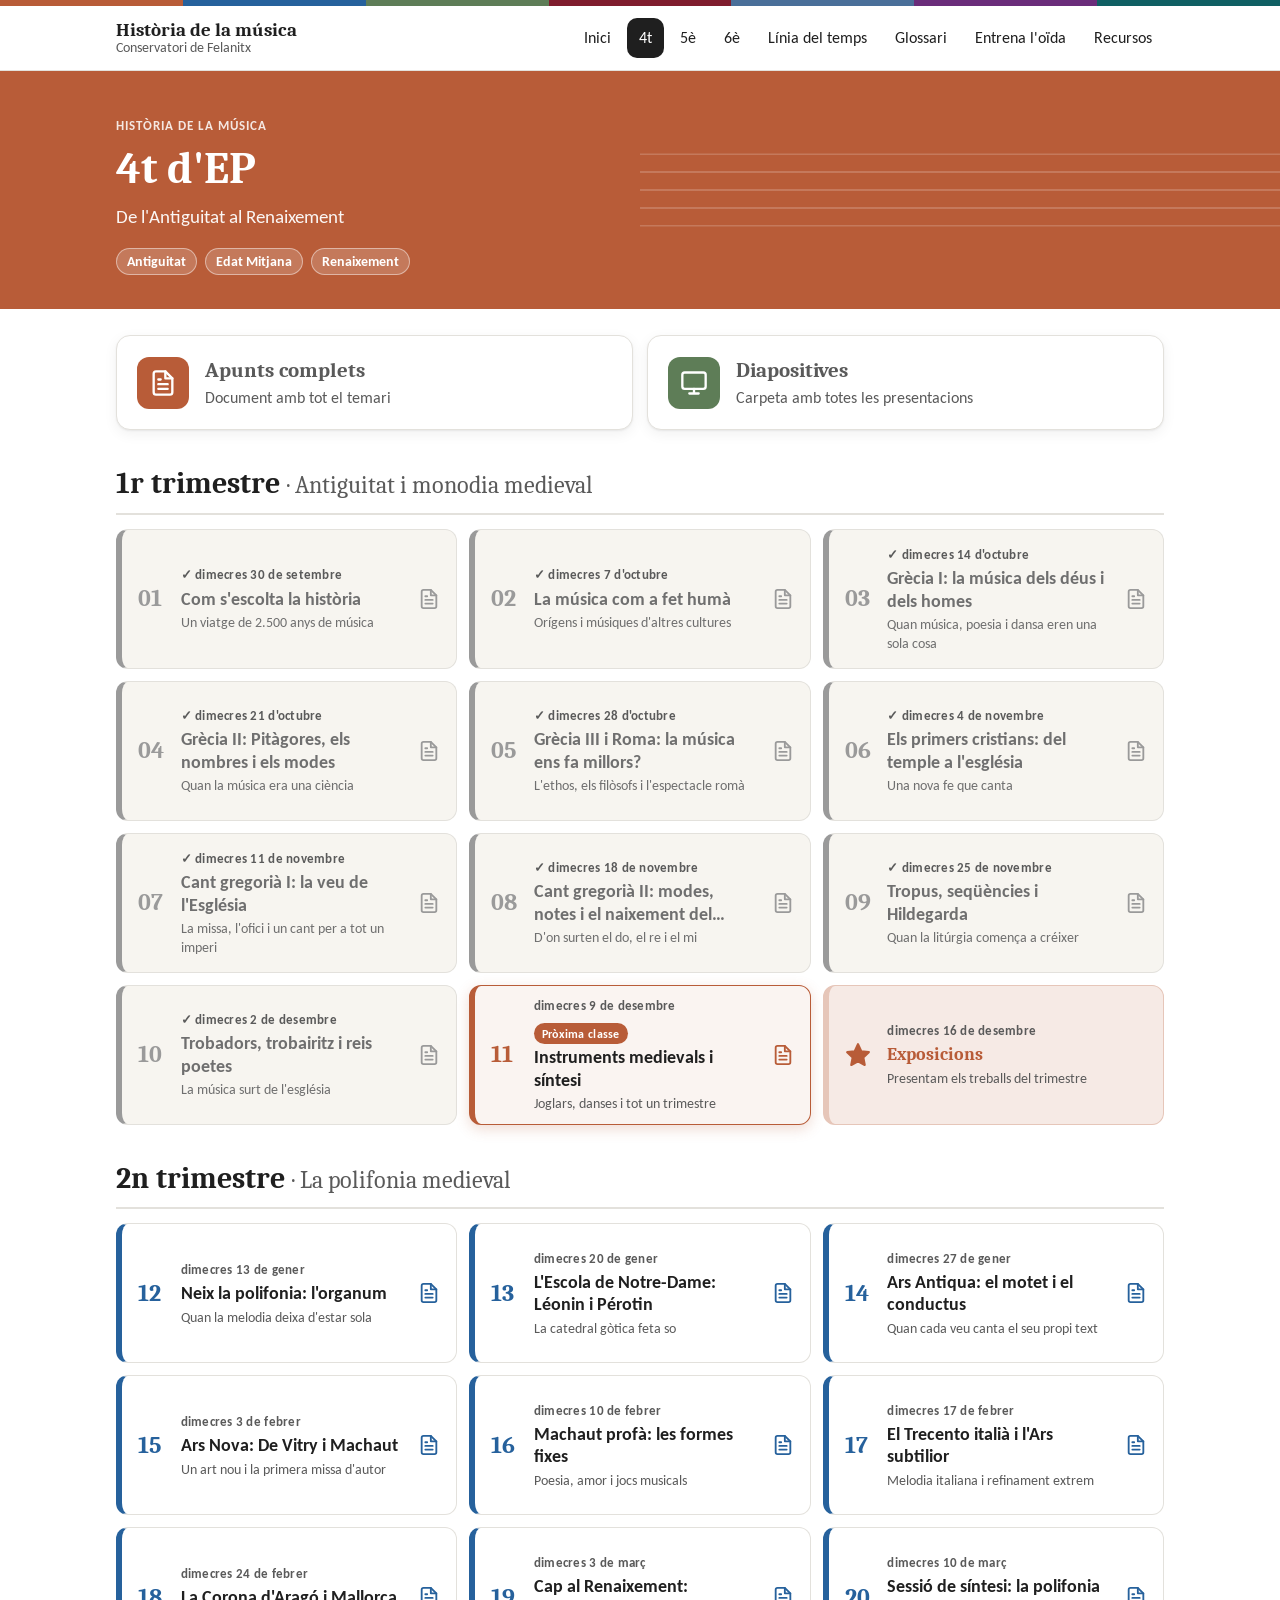
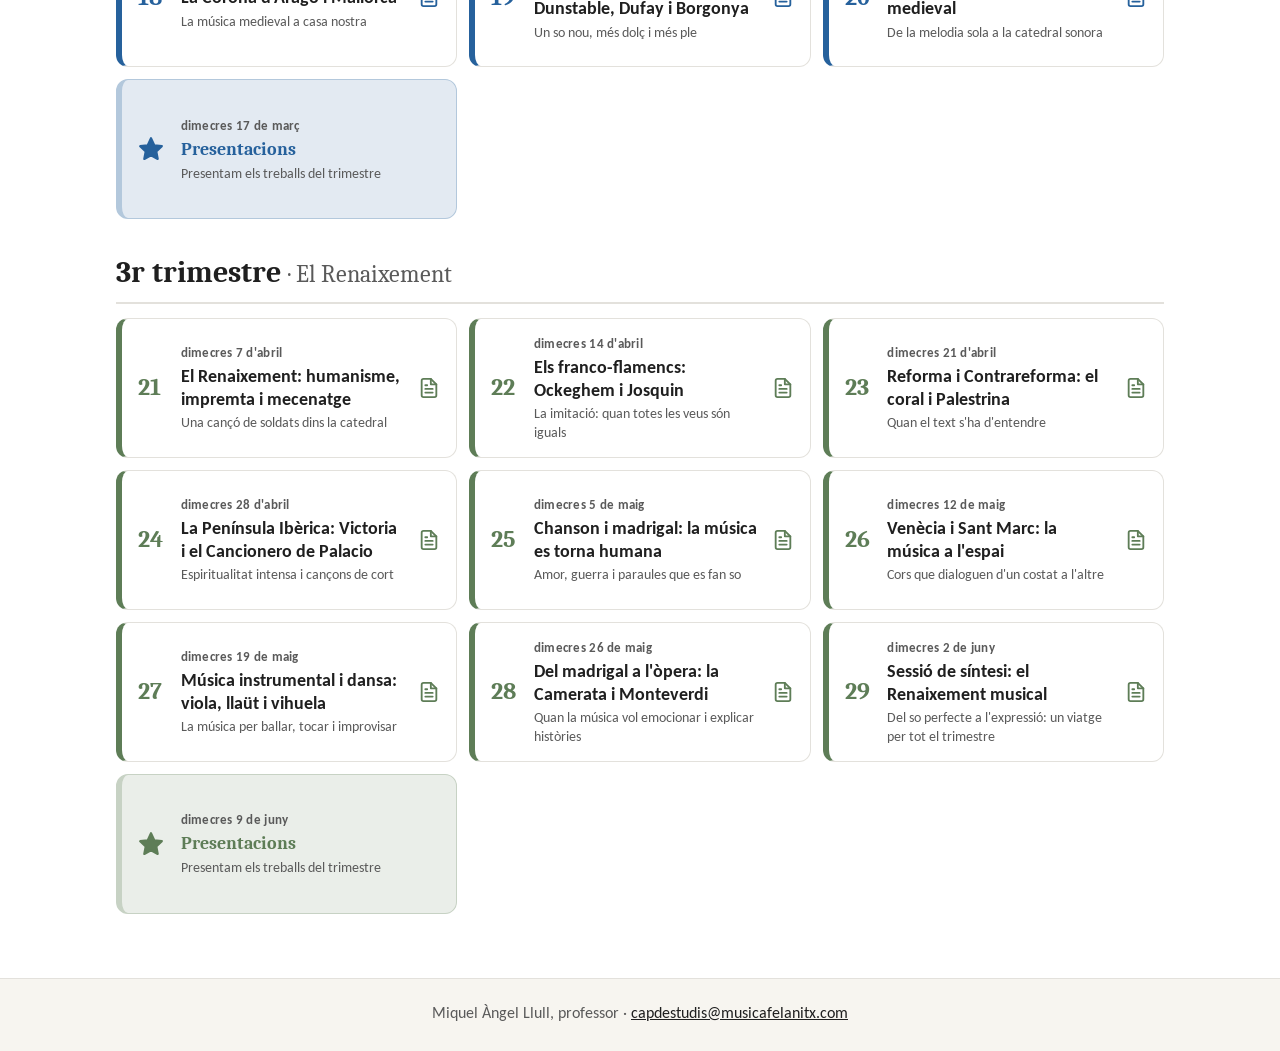
<file: 4t.html>
<!doctype html>
<html lang="ca">
<head>
  <meta charset="utf-8">
  <meta name="viewport" content="width=device-width, initial-scale=1">
  <title>4t · Història de la música</title>
  <meta name="description" content="Història de la música, 4t d'EP: de l'Antiguitat al Renaixement.">
  <link rel="icon" href="icones/favicon-32.png" type="image/png">
  <link rel="apple-touch-icon" href="icones/apple-touch-icon.png">
  <link rel="manifest" href="manifest.webmanifest">
  <meta name="theme-color" content="#ffffff">
  <meta name="apple-mobile-web-app-title" content="Història Música">
  <link rel="preconnect" href="https://fonts.googleapis.com">
  <link rel="preconnect" href="https://fonts.gstatic.com" crossorigin>
  <link href="https://fonts.googleapis.com/css2?family=Caladea:wght@400;700&family=Carlito:ital,wght@0,400;0,700;1,400&display=swap" rel="stylesheet">
  <link rel="stylesheet" href="css/estils.css?v=14">
  <script src="js/app.js?v=14" defer></script>
</head>
<body data-pagina="curs" data-curs="4t">

<main id="contingut">
  <section class="cap-curs" id="cap-curs" style="background:var(--introduccio)">
    <div class="contenidor"><h1>&nbsp;</h1></div>
  </section>
  <div class="contenidor" id="sessions-curs"><p class="buit">Carregant…</p></div>
</main>
<noscript><p class="contenidor">Cal activar JavaScript per veure aquesta pàgina.</p></noscript>
</body>
</html>
</file>
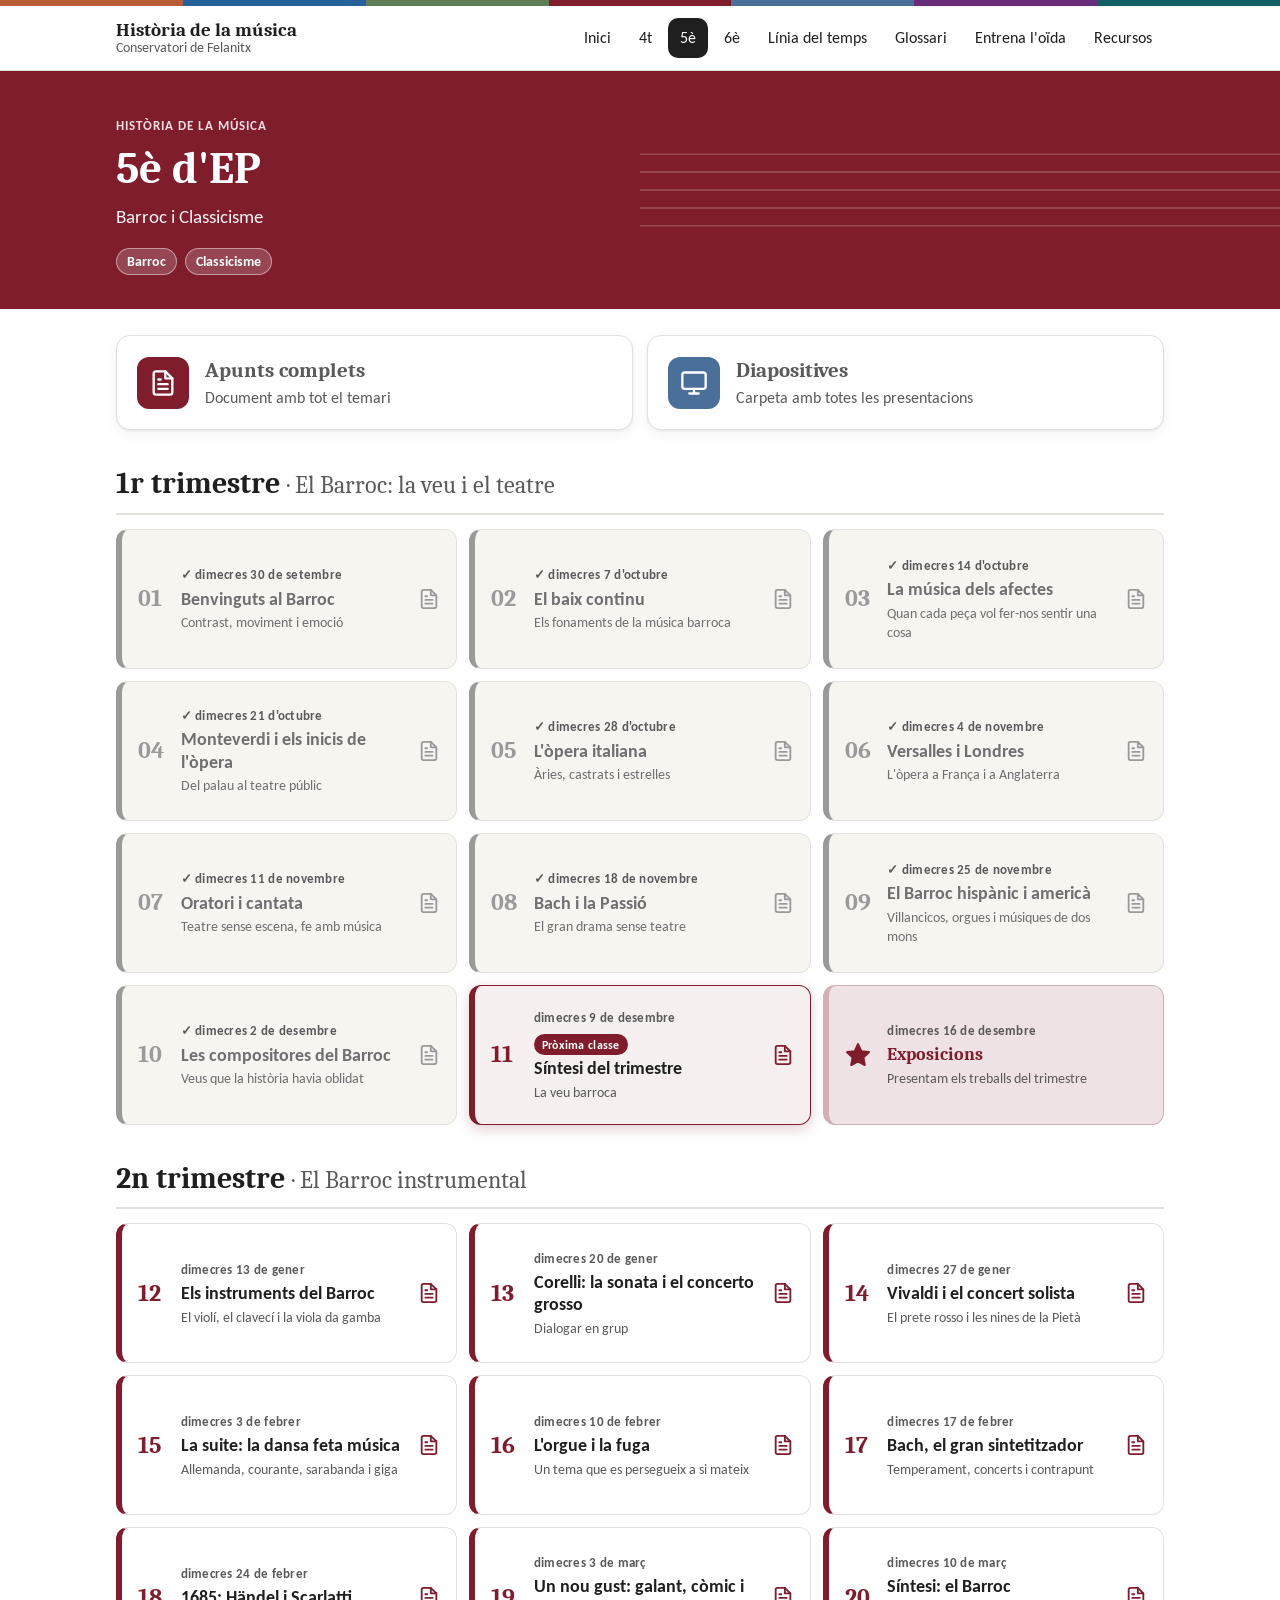
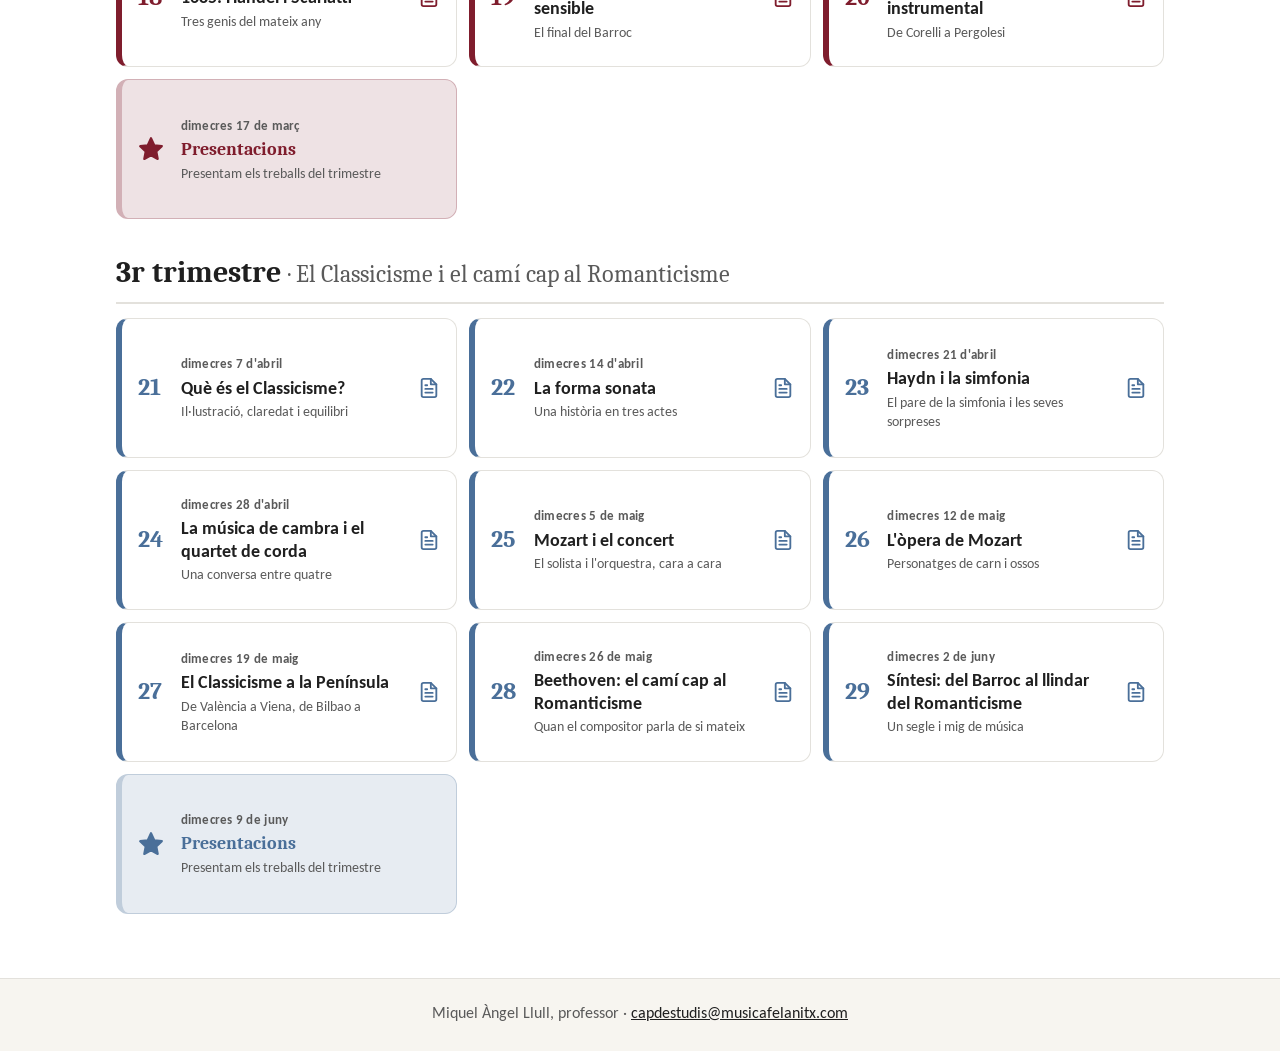
<file: 5e.html>
<!doctype html>
<html lang="ca">
<head>
  <meta charset="utf-8">
  <meta name="viewport" content="width=device-width, initial-scale=1">
  <title>5è · Història de la música</title>
  <meta name="description" content="Història de la música, 5è d'EP: Barroc i Classicisme.">
  <link rel="icon" href="icones/favicon-32.png" type="image/png">
  <link rel="apple-touch-icon" href="icones/apple-touch-icon.png">
  <link rel="manifest" href="manifest.webmanifest">
  <meta name="theme-color" content="#ffffff">
  <meta name="apple-mobile-web-app-title" content="Història Música">
  <link rel="preconnect" href="https://fonts.googleapis.com">
  <link rel="preconnect" href="https://fonts.gstatic.com" crossorigin>
  <link href="https://fonts.googleapis.com/css2?family=Caladea:wght@400;700&family=Carlito:ital,wght@0,400;0,700;1,400&display=swap" rel="stylesheet">
  <link rel="stylesheet" href="css/estils.css?v=14">
  <script src="js/app.js?v=14" defer></script>
</head>
<body data-pagina="curs" data-curs="5e">

<main id="contingut">
  <section class="cap-curs" id="cap-curs" style="background:var(--introduccio)">
    <div class="contenidor"><h1>&nbsp;</h1></div>
  </section>
  <div class="contenidor" id="sessions-curs"><p class="buit">Carregant…</p></div>
</main>
<noscript><p class="contenidor">Cal activar JavaScript per veure aquesta pàgina.</p></noscript>
</body>
</html>
</file>
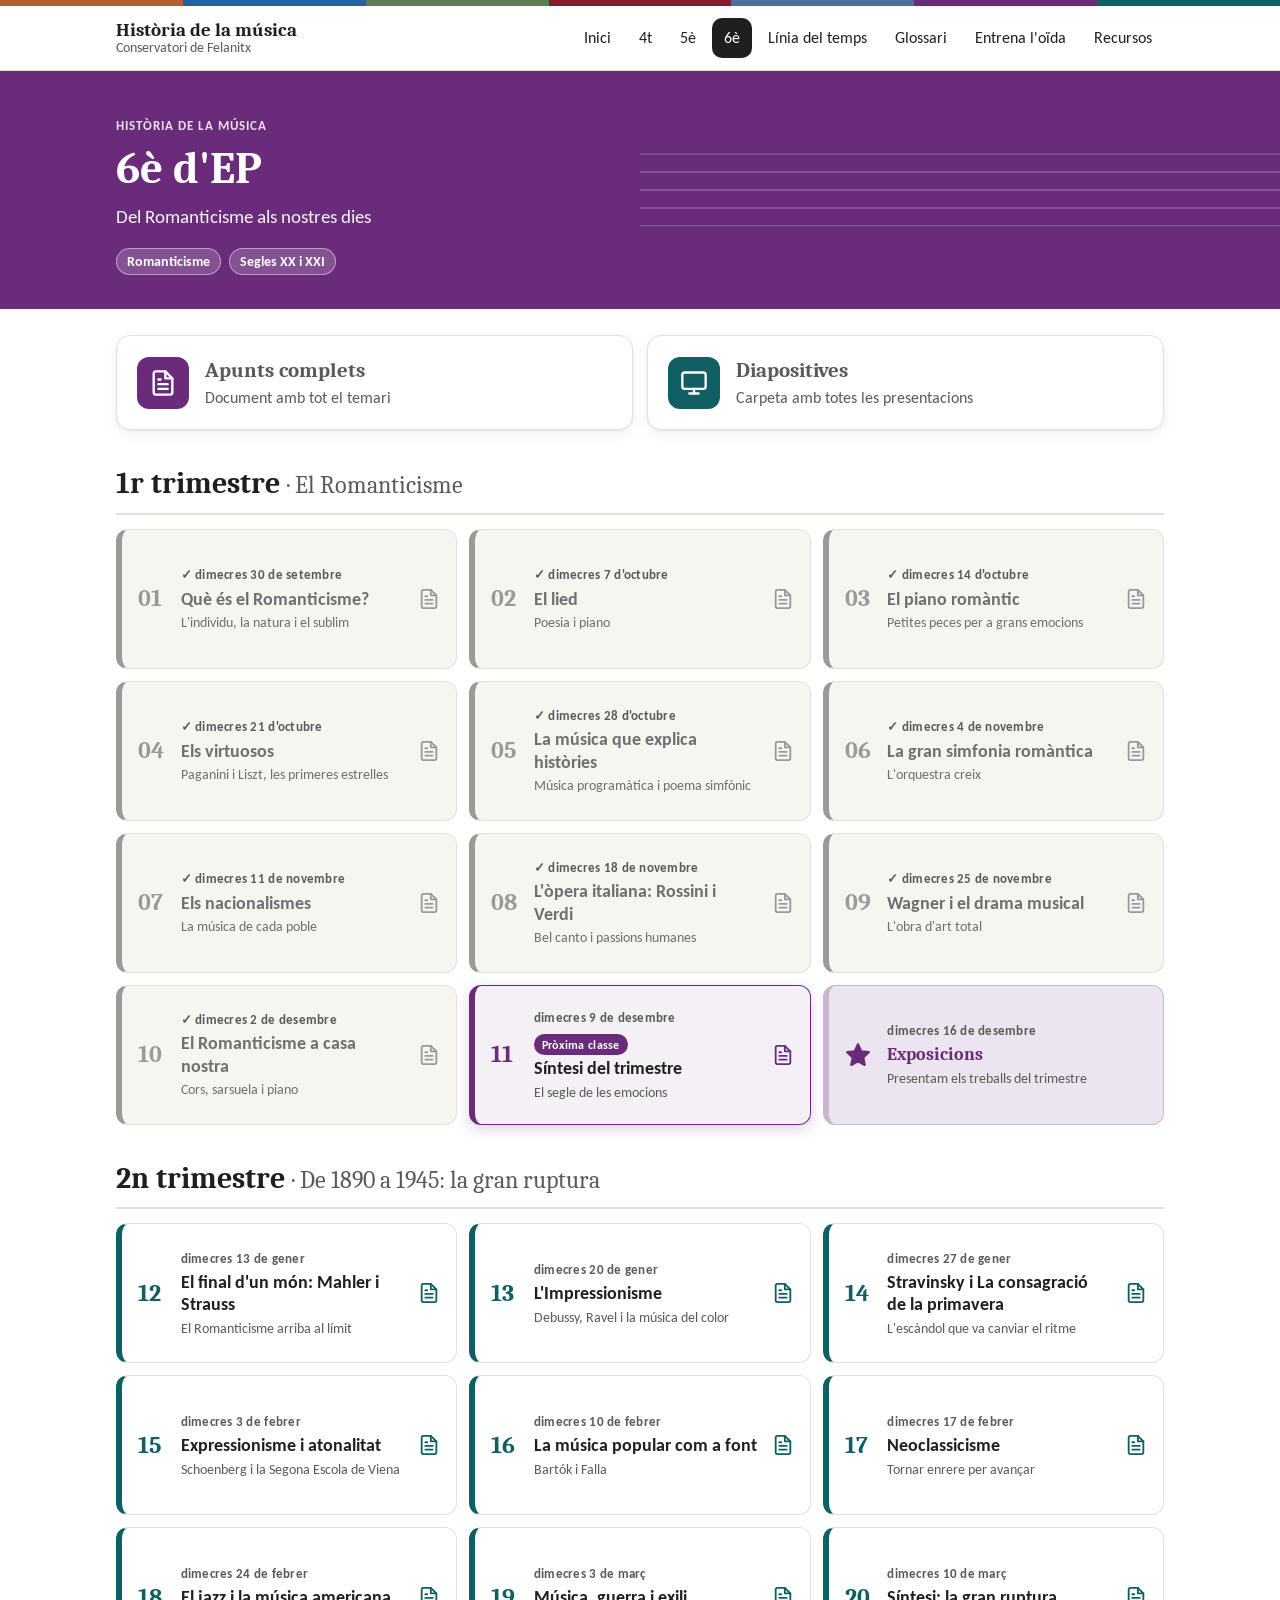
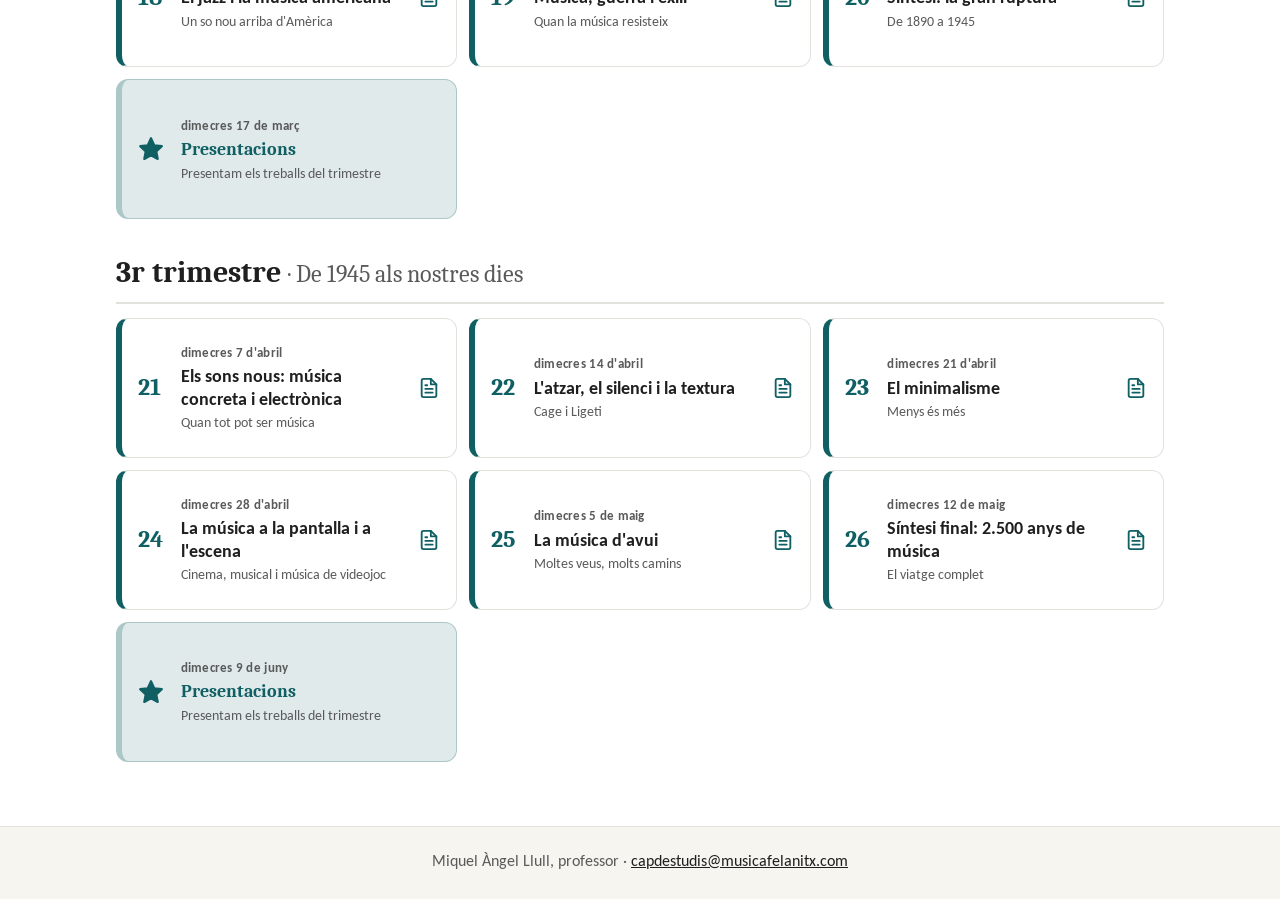
<file: 6e.html>
<!doctype html>
<html lang="ca">
<head>
  <meta charset="utf-8">
  <meta name="viewport" content="width=device-width, initial-scale=1">
  <title>6è · Història de la música</title>
  <meta name="description" content="Història de la música, 6è d'EP: del Romanticisme als nostres dies.">
  <link rel="icon" href="icones/favicon-32.png" type="image/png">
  <link rel="apple-touch-icon" href="icones/apple-touch-icon.png">
  <link rel="manifest" href="manifest.webmanifest">
  <meta name="theme-color" content="#ffffff">
  <meta name="apple-mobile-web-app-title" content="Història Música">
  <link rel="preconnect" href="https://fonts.googleapis.com">
  <link rel="preconnect" href="https://fonts.gstatic.com" crossorigin>
  <link href="https://fonts.googleapis.com/css2?family=Caladea:wght@400;700&family=Carlito:ital,wght@0,400;0,700;1,400&display=swap" rel="stylesheet">
  <link rel="stylesheet" href="css/estils.css?v=14">
  <script src="js/app.js?v=14" defer></script>
</head>
<body data-pagina="curs" data-curs="6e">

<main id="contingut">
  <section class="cap-curs" id="cap-curs" style="background:var(--introduccio)">
    <div class="contenidor"><h1>&nbsp;</h1></div>
  </section>
  <div class="contenidor" id="sessions-curs"><p class="buit">Carregant…</p></div>
</main>
<noscript><p class="contenidor">Cal activar JavaScript per veure aquesta pàgina.</p></noscript>
</body>
</html>
</file>
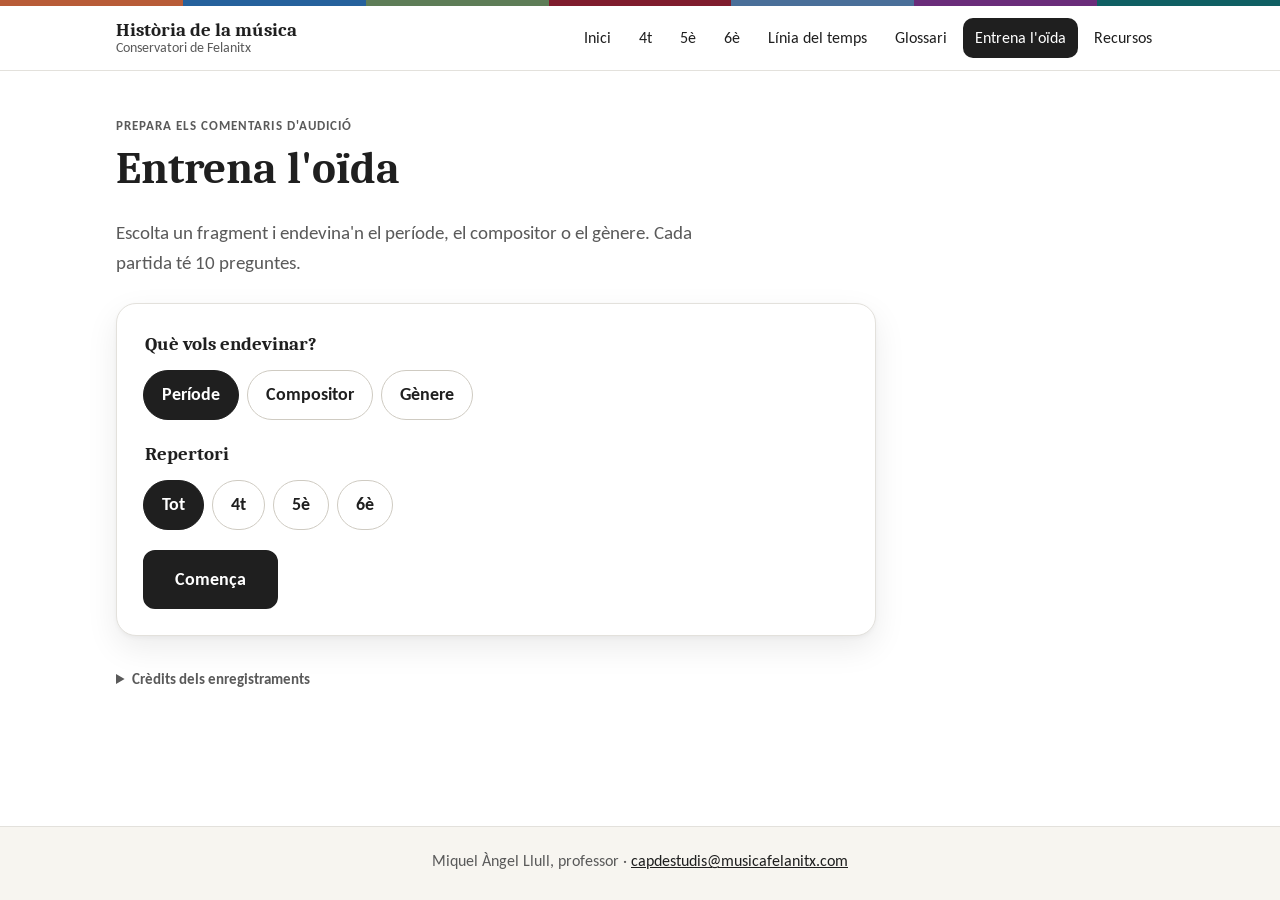
<file: audicions.html>
<!doctype html>
<html lang="ca">
<head>
  <meta charset="utf-8">
  <meta name="viewport" content="width=device-width, initial-scale=1">
  <title>Entrena l'oïda · Història de la música</title>
  <meta name="description" content="Entrenament d'audicions: escolta un fragment i endevina el període, el compositor o el gènere.">
  <link rel="icon" href="icones/favicon-32.png" type="image/png">
  <link rel="apple-touch-icon" href="icones/apple-touch-icon.png">
  <link rel="manifest" href="manifest.webmanifest">
  <meta name="theme-color" content="#ffffff">
  <meta name="apple-mobile-web-app-title" content="Història Música">
  <link rel="preconnect" href="https://fonts.googleapis.com">
  <link rel="preconnect" href="https://fonts.gstatic.com" crossorigin>
  <link href="https://fonts.googleapis.com/css2?family=Caladea:wght@400;700&family=Carlito:ital,wght@0,400;0,700;1,400&display=swap" rel="stylesheet">
  <link rel="stylesheet" href="css/estils.css?v=14">
  <script src="js/app.js?v=14" defer></script>
</head>
<body data-pagina="audicions">
<main id="contingut">
  <section class="portada">
    <div class="contenidor">
      <span class="etiqueta">Prepara els comentaris d'audició</span>
      <h1>Entrena l'oïda</h1>
      <p class="intro">Escolta un fragment i endevina'n el període, el compositor o el gènere. Cada partida té 10 preguntes.</p>

      <div class="joc" id="joc">
        <!-- Configuració -->
        <div class="joc-config" id="joc-config">
          <fieldset>
            <legend>Què vols endevinar?</legend>
            <div class="opcions-config" id="config-tipus">
              <label><input type="radio" name="tipus" value="periode" checked> <span>Període</span></label>
              <label><input type="radio" name="tipus" value="autor"> <span>Compositor</span></label>
              <label><input type="radio" name="tipus" value="genere"> <span>Gènere</span></label>
            </div>
          </fieldset>
          <fieldset>
            <legend>Repertori</legend>
            <div class="opcions-config" id="config-curs">
              <label><input type="radio" name="curs" value="" checked> <span>Tot</span></label>
              <label><input type="radio" name="curs" value="4t"> <span>4t</span></label>
              <label><input type="radio" name="curs" value="5e"> <span>5è</span></label>
              <label><input type="radio" name="curs" value="6e"> <span>6è</span></label>
            </div>
          </fieldset>
          <button class="boto gran" id="joc-comenca" type="button">Comença</button>
        </div>

        <!-- Pregunta -->
        <div class="joc-pregunta" id="joc-pregunta" hidden>
          <div class="joc-capcalera">
            <span id="joc-progres">Pregunta 1 de 10</span>
            <span id="joc-punts">0 encerts</span>
          </div>
          <div class="barra"><span id="joc-barra"></span></div>
          <div class="reproductor">
            <button class="play-gran" id="joc-play" type="button" aria-label="Escolta el fragment">
              <svg class="i-play" viewBox="0 0 24 24" fill="currentColor" aria-hidden="true"><path d="M7 4.5v15l13-7.5z"/></svg>
              <svg class="i-pausa" viewBox="0 0 24 24" fill="currentColor" aria-hidden="true"><path d="M6 4h4v16H6zM14 4h4v16h-4z"/></svg>
            </button>
            <div class="reproductor-text">
              <strong id="joc-estat">Escolta el fragment</strong>
              <div class="temps"><span id="joc-temps"></span></div>
            </div>
          </div>
          <p class="enunciat" id="joc-enunciat">De quin període és?</p>
          <div class="respostes" id="joc-respostes"></div>
          <div class="solucio" id="joc-solucio" hidden></div>
          <button class="boto" id="joc-seguent" type="button" hidden>Següent</button>
        </div>

        <!-- Resultat -->
        <div class="joc-final" id="joc-final" hidden></div>
      </div>

      <details class="credits">
        <summary>Crèdits dels enregistraments</summary>
        <p>Els enregistraments són de <a href="https://commons.wikimedia.org" target="_blank" rel="noopener">Wikimedia Commons</a>, amb llicències lliures (domini públic o Creative Commons). Per això no hi ha obres recents amb drets d'autor.</p>
        <ul id="llista-credits"></ul>
      </details>
    </div>
  </section>
</main>
<noscript><p class="contenidor">Cal activar JavaScript per fer servir l'entrenament.</p></noscript>
</body>
</html>
</file>
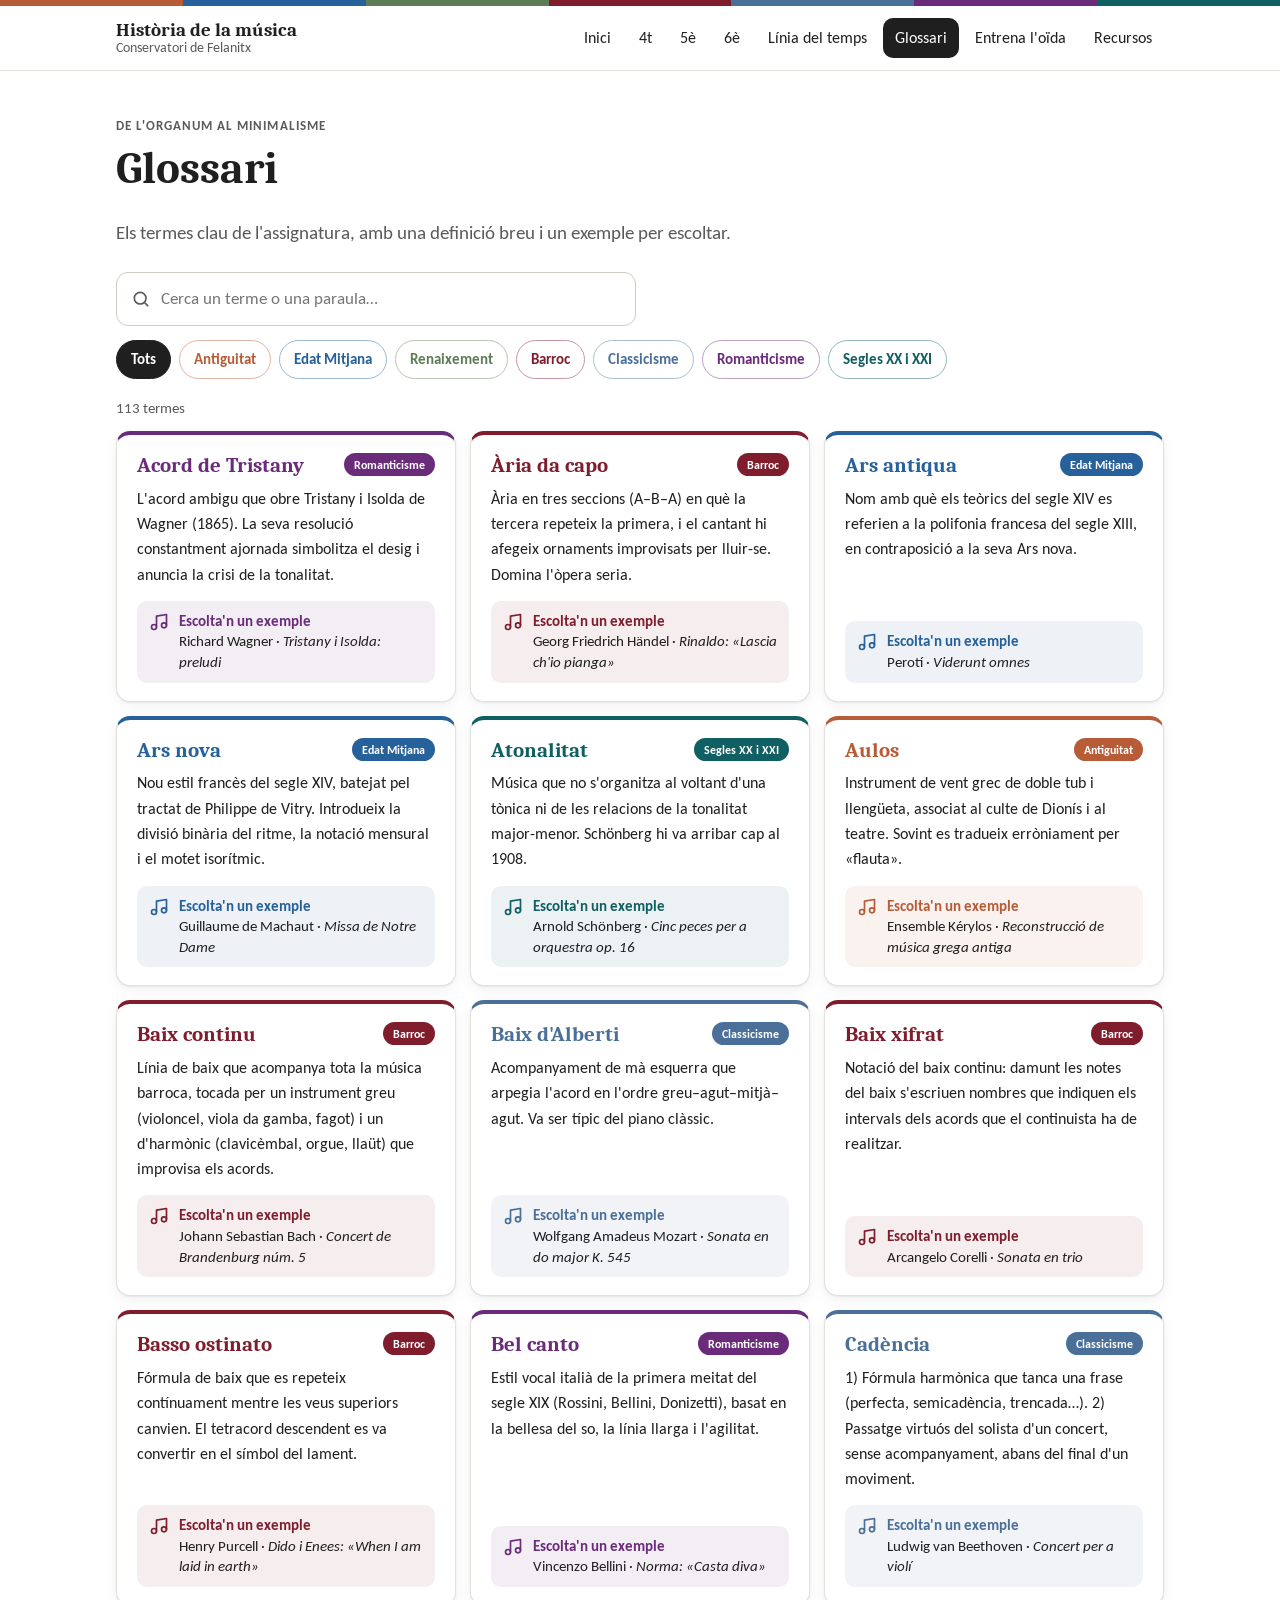
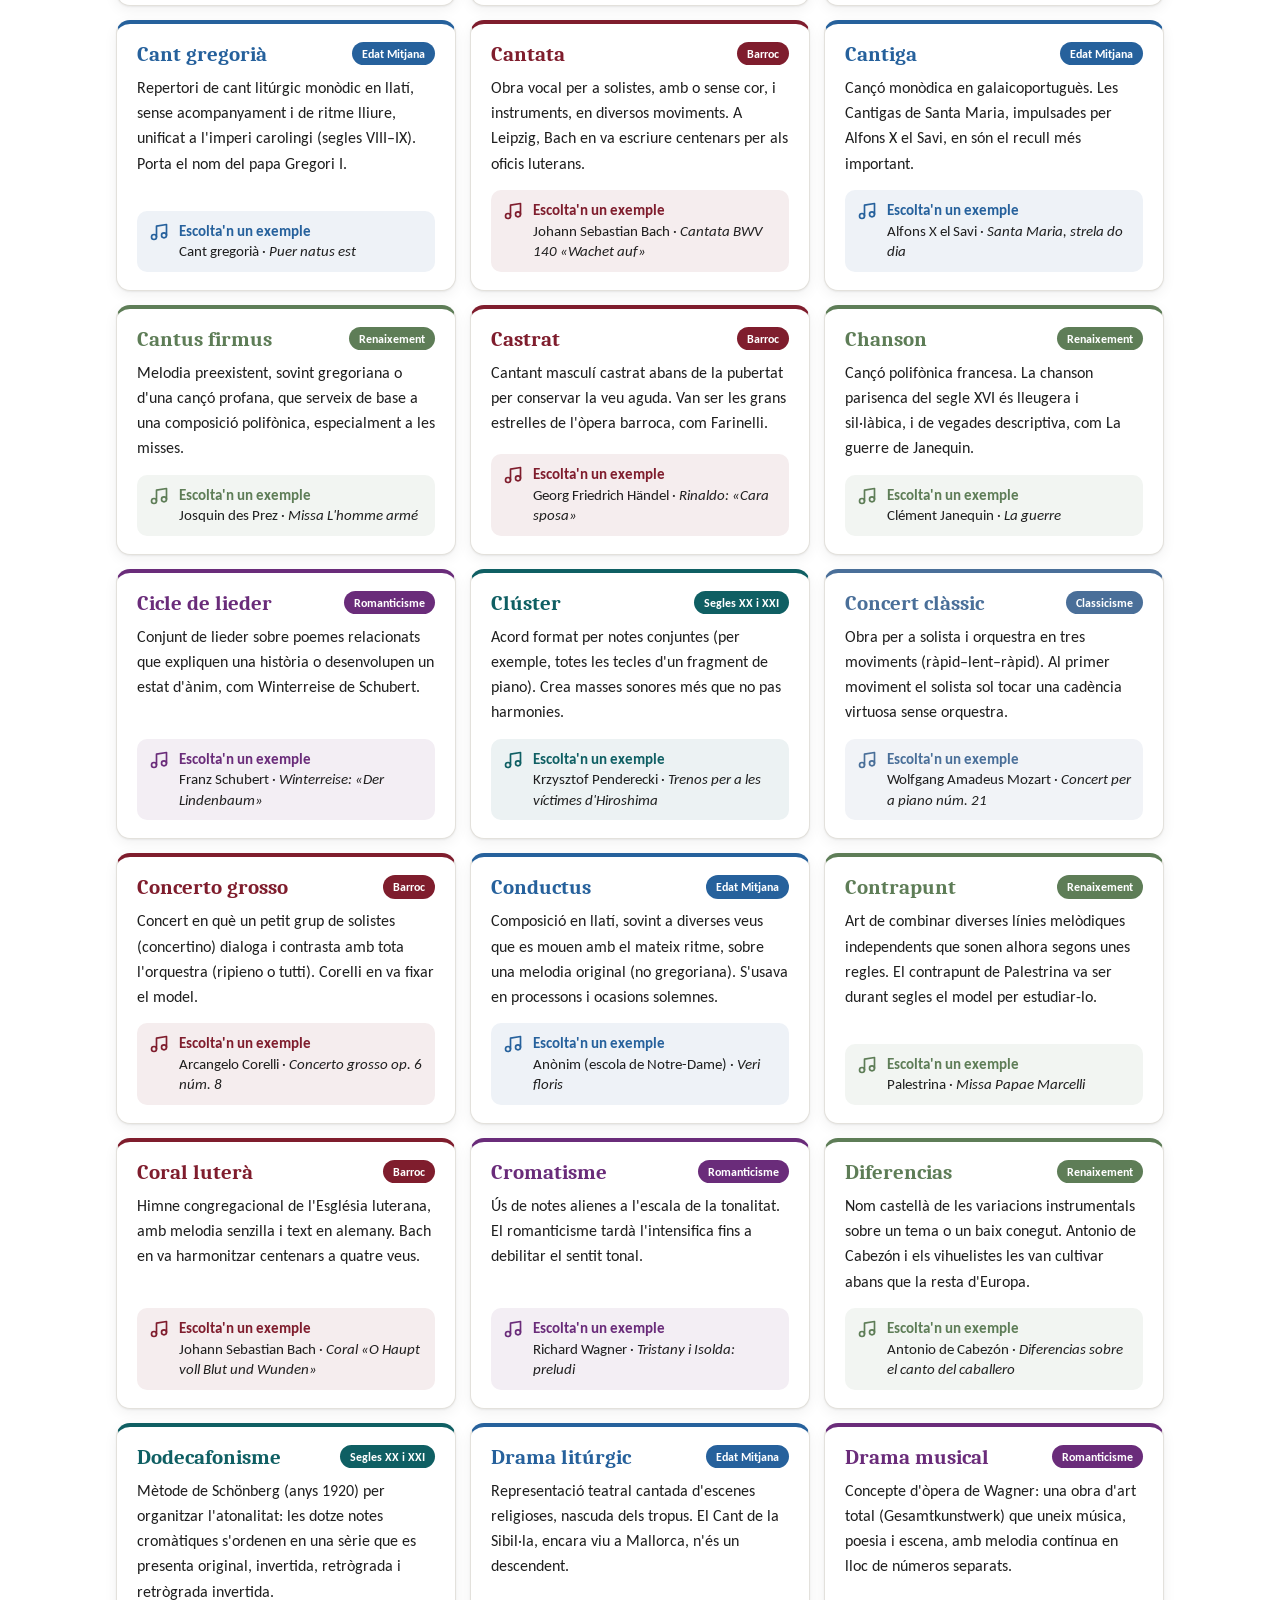
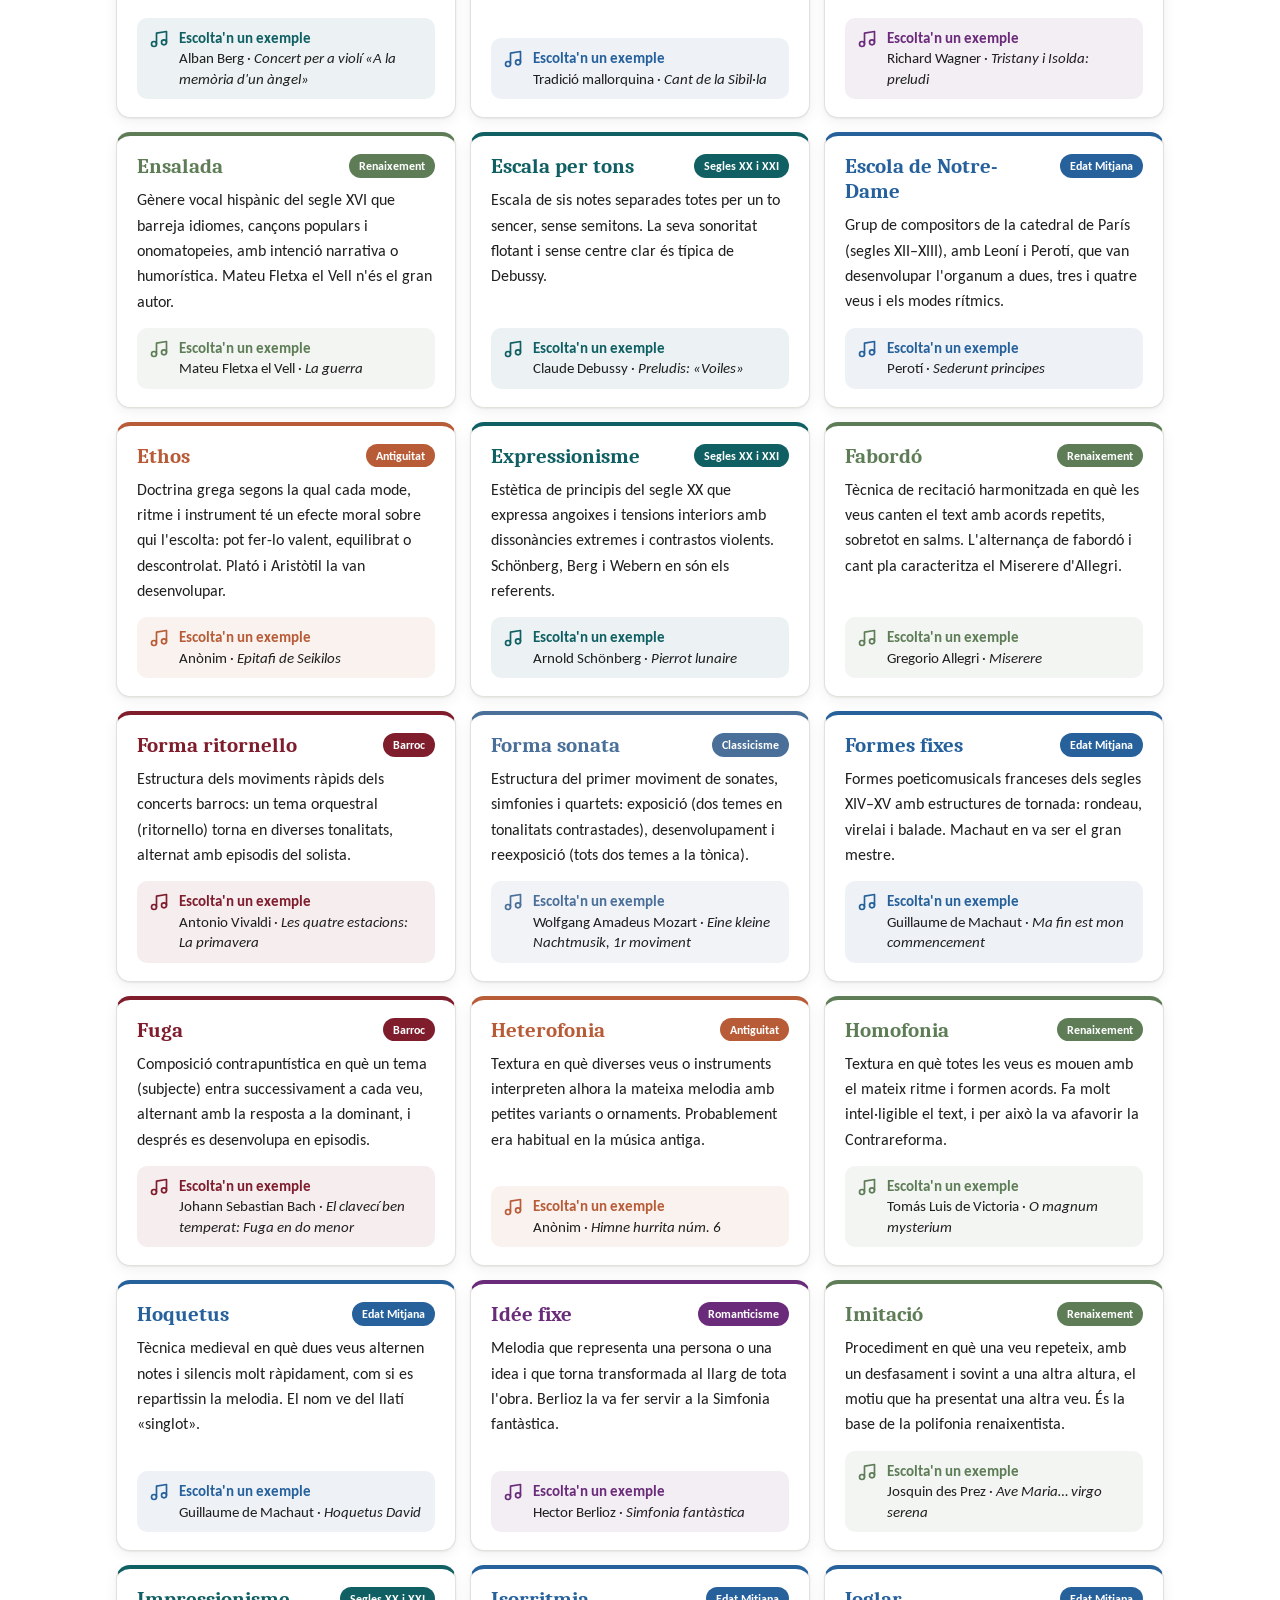
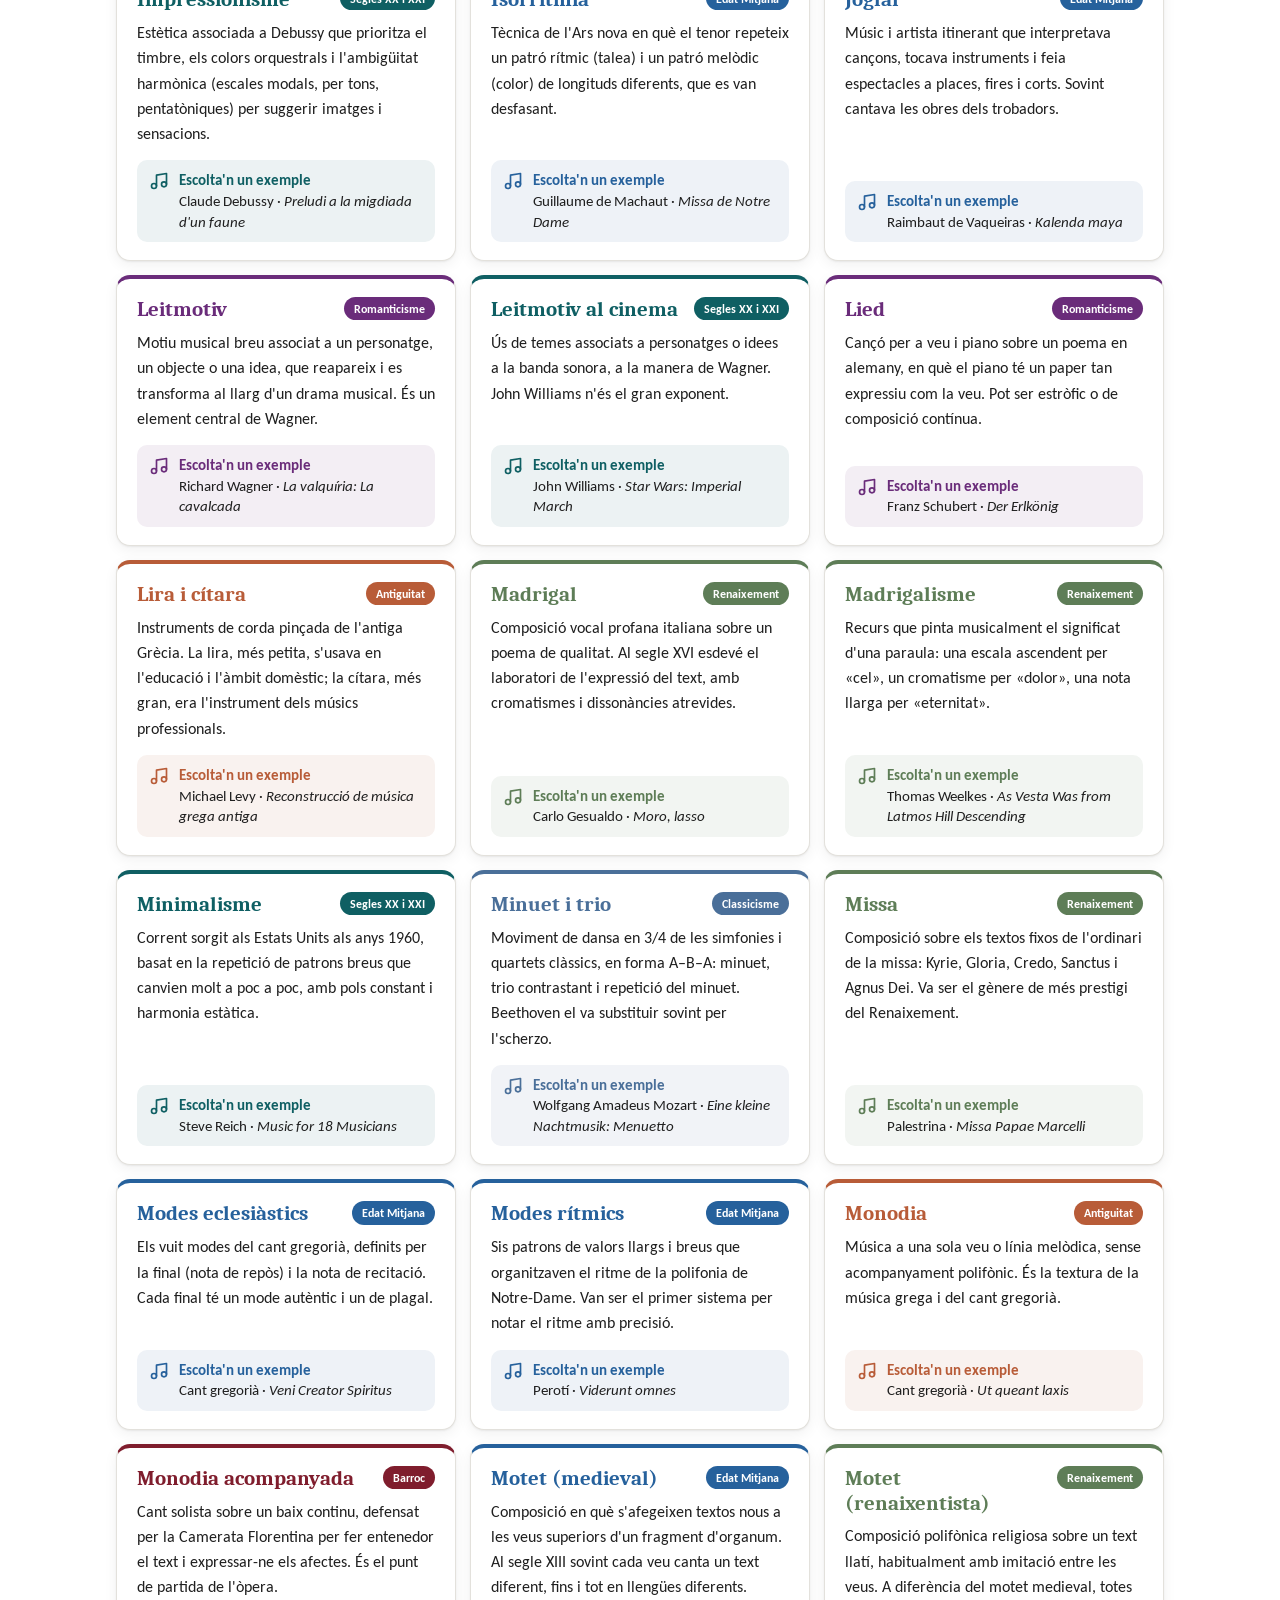
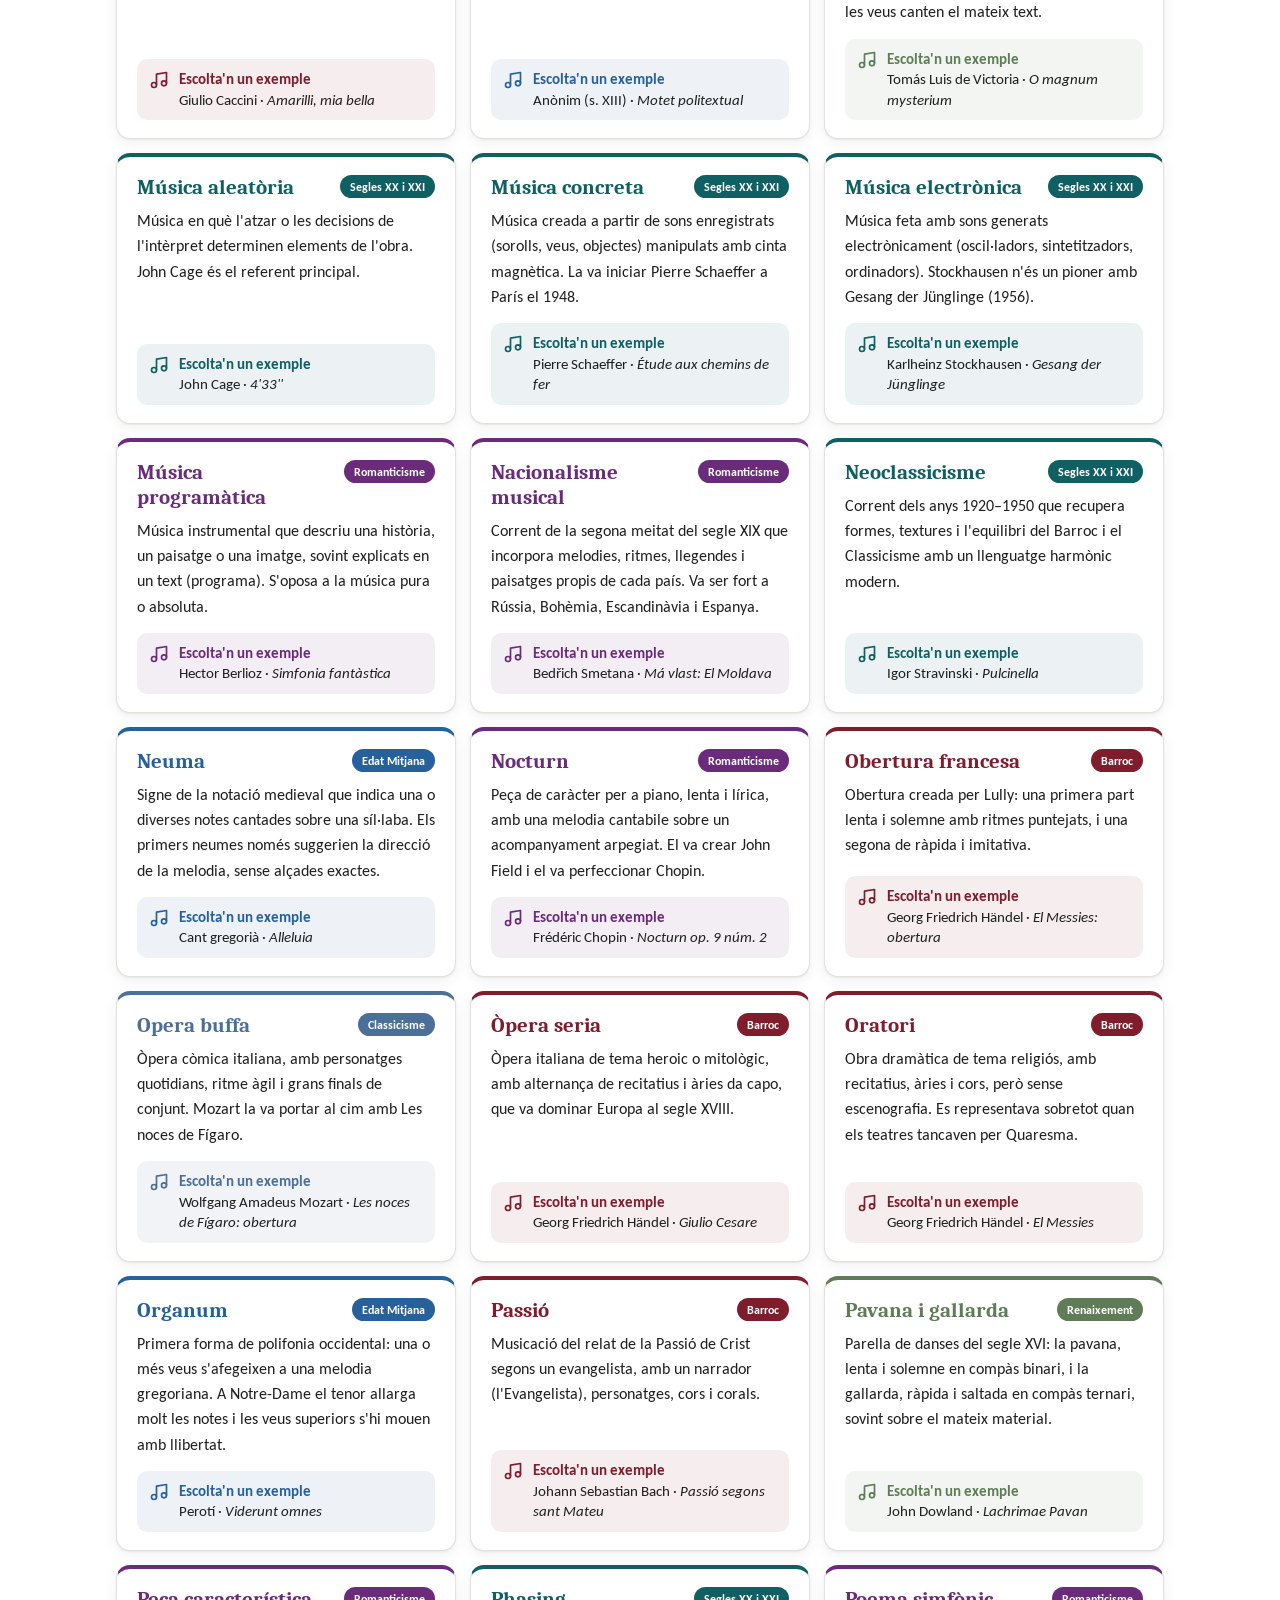
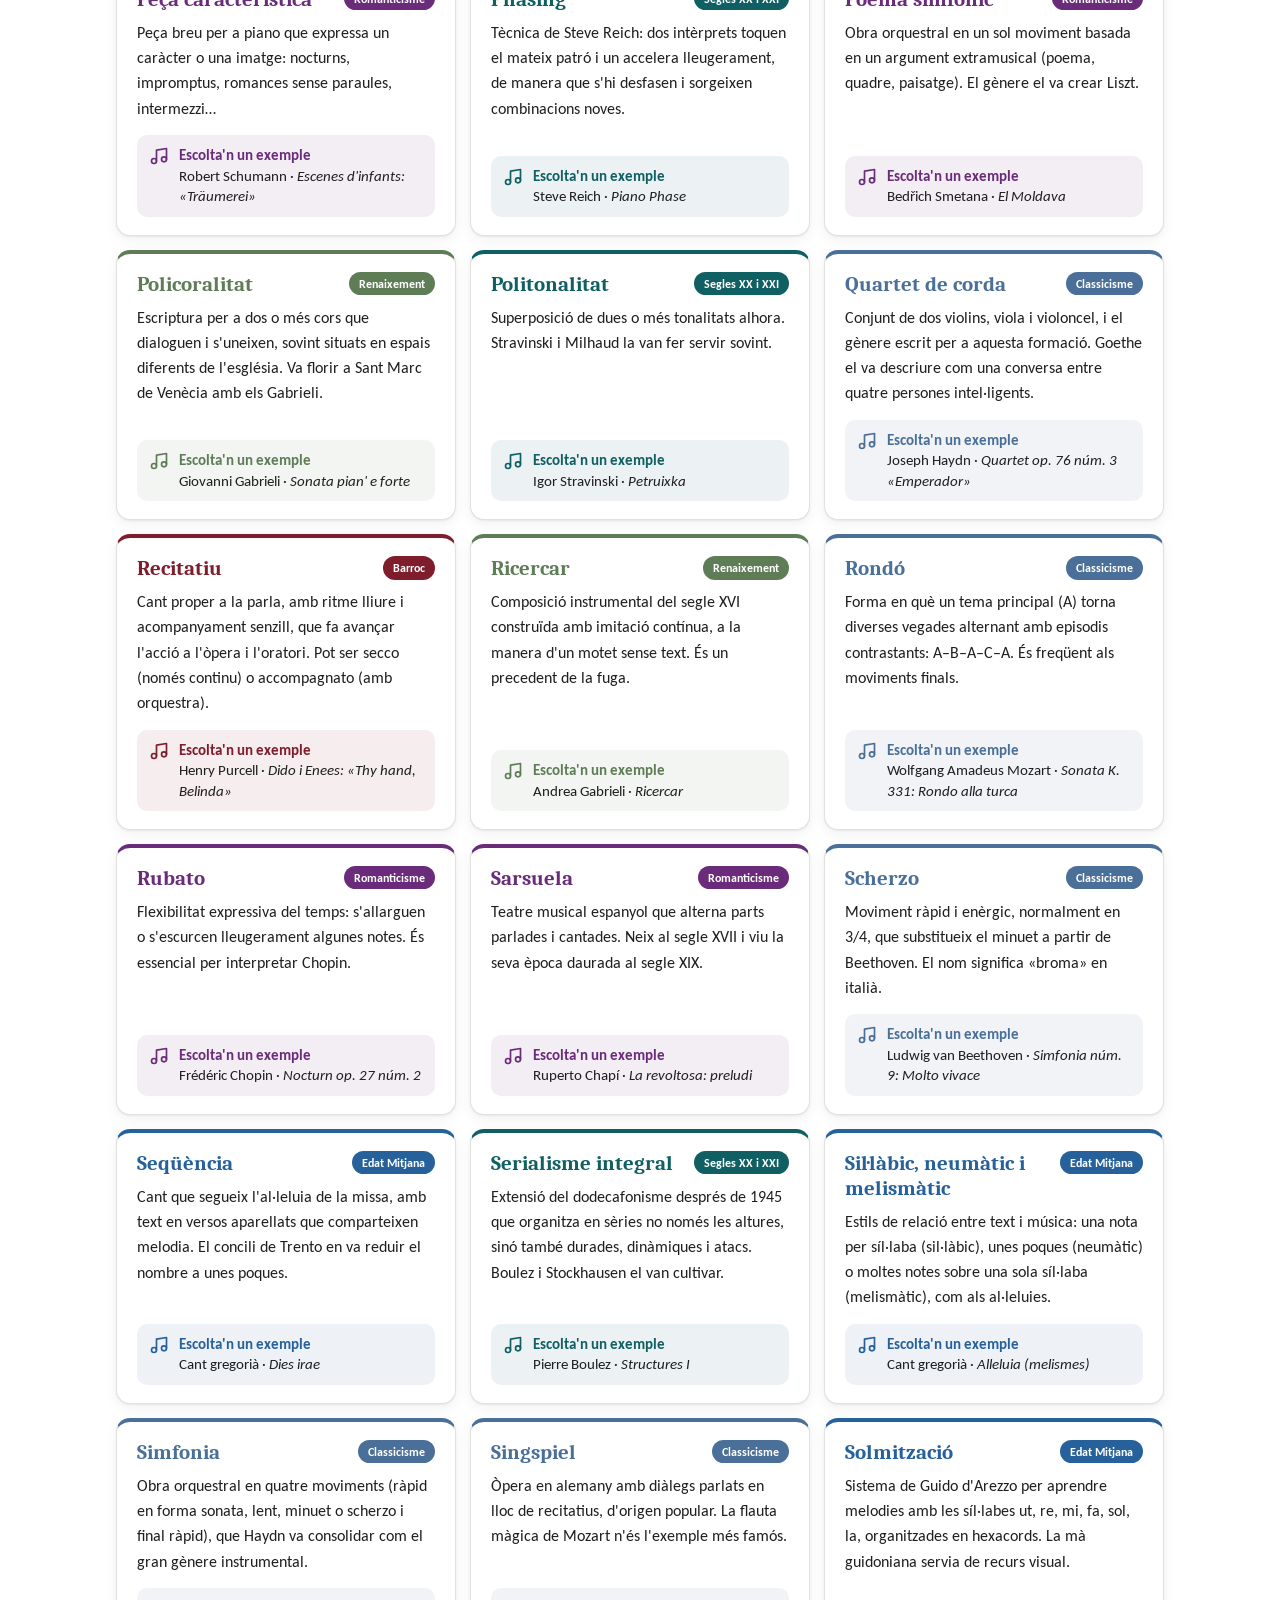
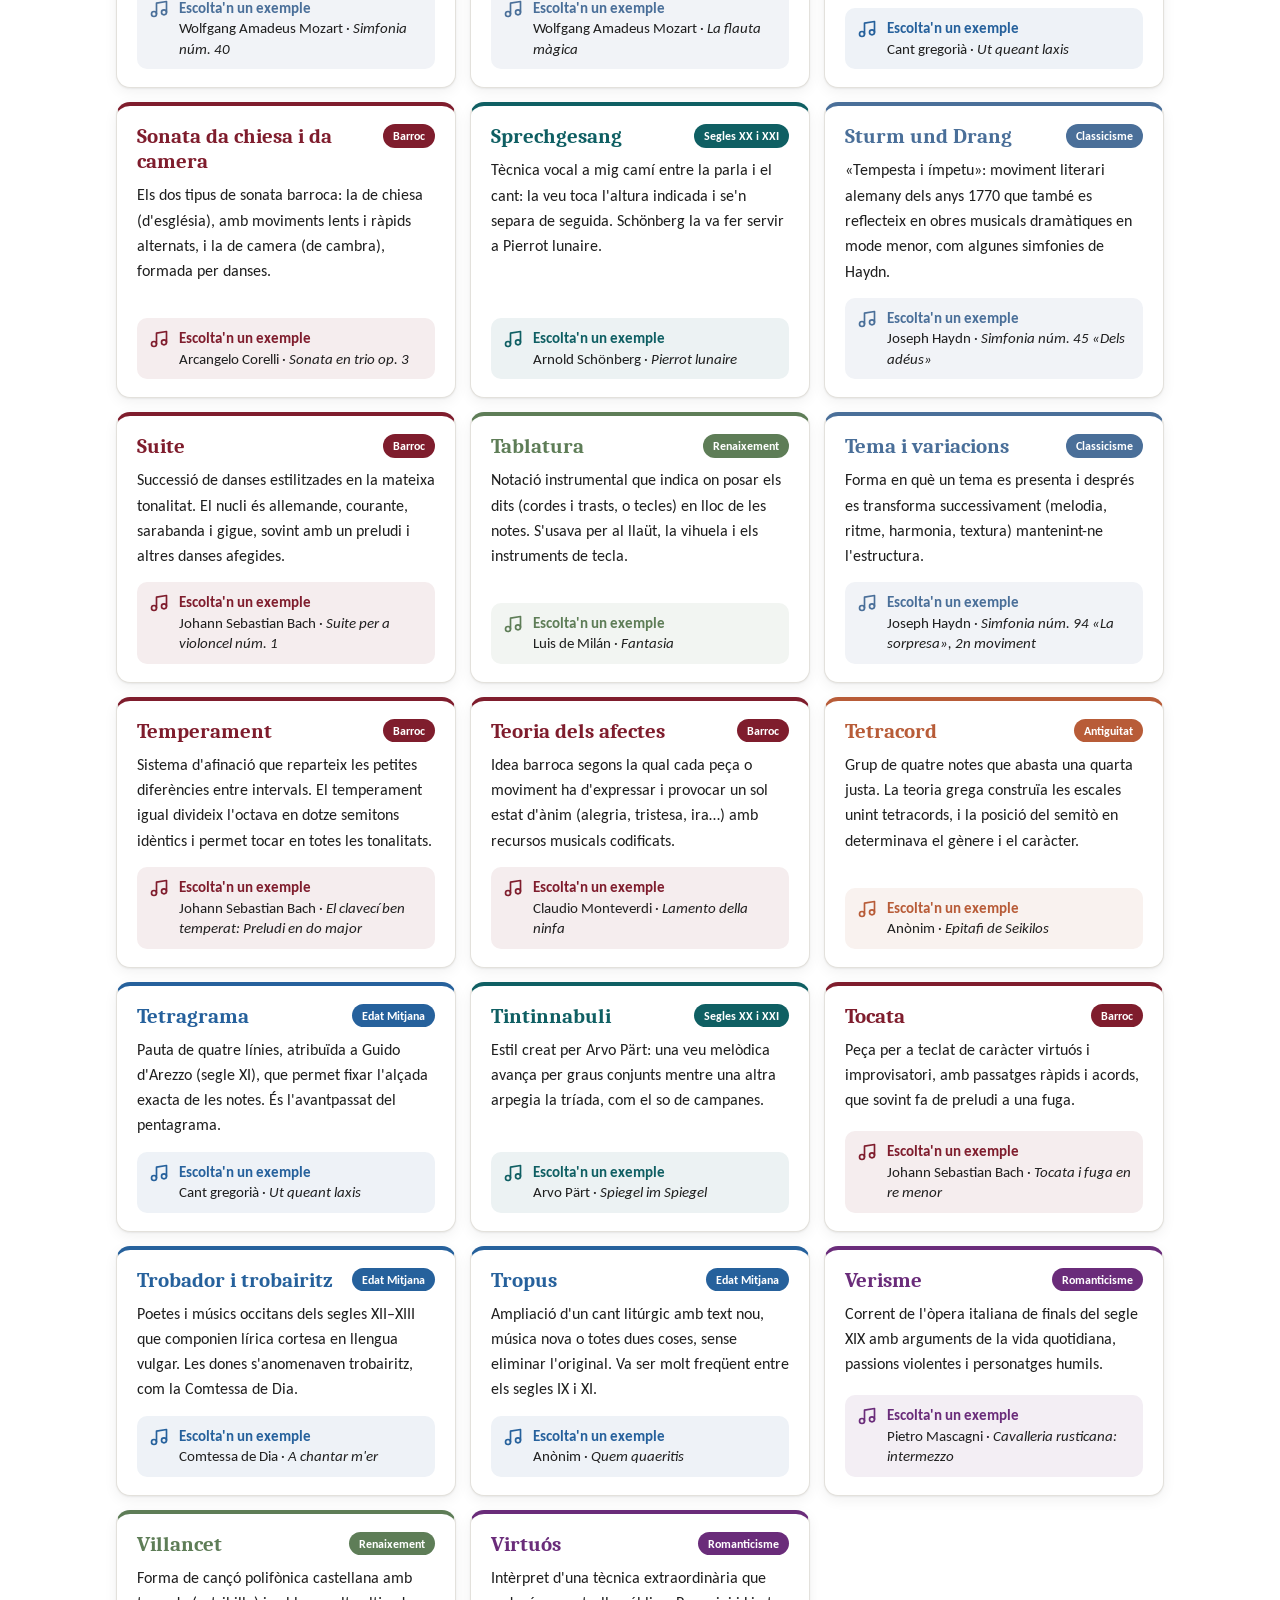
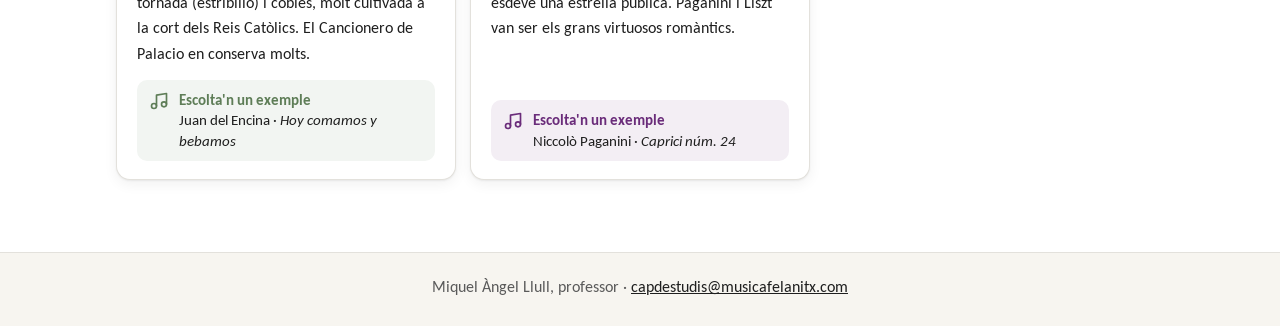
<file: glossari.html>
<!doctype html>
<html lang="ca">
<head>
  <meta charset="utf-8">
  <meta name="viewport" content="width=device-width, initial-scale=1">
  <title>Glossari · Història de la música</title>
  <meta name="description" content="Glossari de termes d'història de la música, amb definicions i exemples per escoltar.">
  <link rel="icon" href="icones/favicon-32.png" type="image/png">
  <link rel="apple-touch-icon" href="icones/apple-touch-icon.png">
  <link rel="manifest" href="manifest.webmanifest">
  <meta name="theme-color" content="#ffffff">
  <meta name="apple-mobile-web-app-title" content="Història Música">
  <link rel="preconnect" href="https://fonts.googleapis.com">
  <link rel="preconnect" href="https://fonts.gstatic.com" crossorigin>
  <link href="https://fonts.googleapis.com/css2?family=Caladea:wght@400;700&family=Carlito:ital,wght@0,400;0,700;1,400&display=swap" rel="stylesheet">
  <link rel="stylesheet" href="css/estils.css?v=14">
  <script src="js/app.js?v=14" defer></script>
</head>
<body data-pagina="glossari">
<main id="contingut">
  <section class="portada">
    <div class="contenidor">
      <span class="etiqueta">De l'organum al minimalisme</span>
      <h1>Glossari</h1>
      <p class="intro">Els termes clau de l'assignatura, amb una definició breu i un exemple per escoltar.</p>
      <div class="filtres-glossari">
        <label class="cercador">
          <svg viewBox="0 0 24 24" fill="none" stroke="currentColor" stroke-width="2" stroke-linecap="round" aria-hidden="true"><circle cx="11" cy="11" r="7"/><path d="m20 20-3.5-3.5"/></svg>
          <span class="ocult">Cerca un terme</span>
          <input type="search" id="cerca-glossari" placeholder="Cerca un terme o una paraula…" autocomplete="off">
        </label>
        <div class="xips-filtre" id="filtre-periode" role="group" aria-label="Filtra per període"></div>
      </div>
      <p class="recompte" id="recompte-glossari" aria-live="polite"></p>
      <div class="glossari" id="llista-glossari"><p class="buit">Carregant…</p></div>
    </div>
  </section>
</main>
<noscript><p class="contenidor">Cal activar JavaScript per veure aquesta pàgina.</p></noscript>
</body>
</html>
</file>
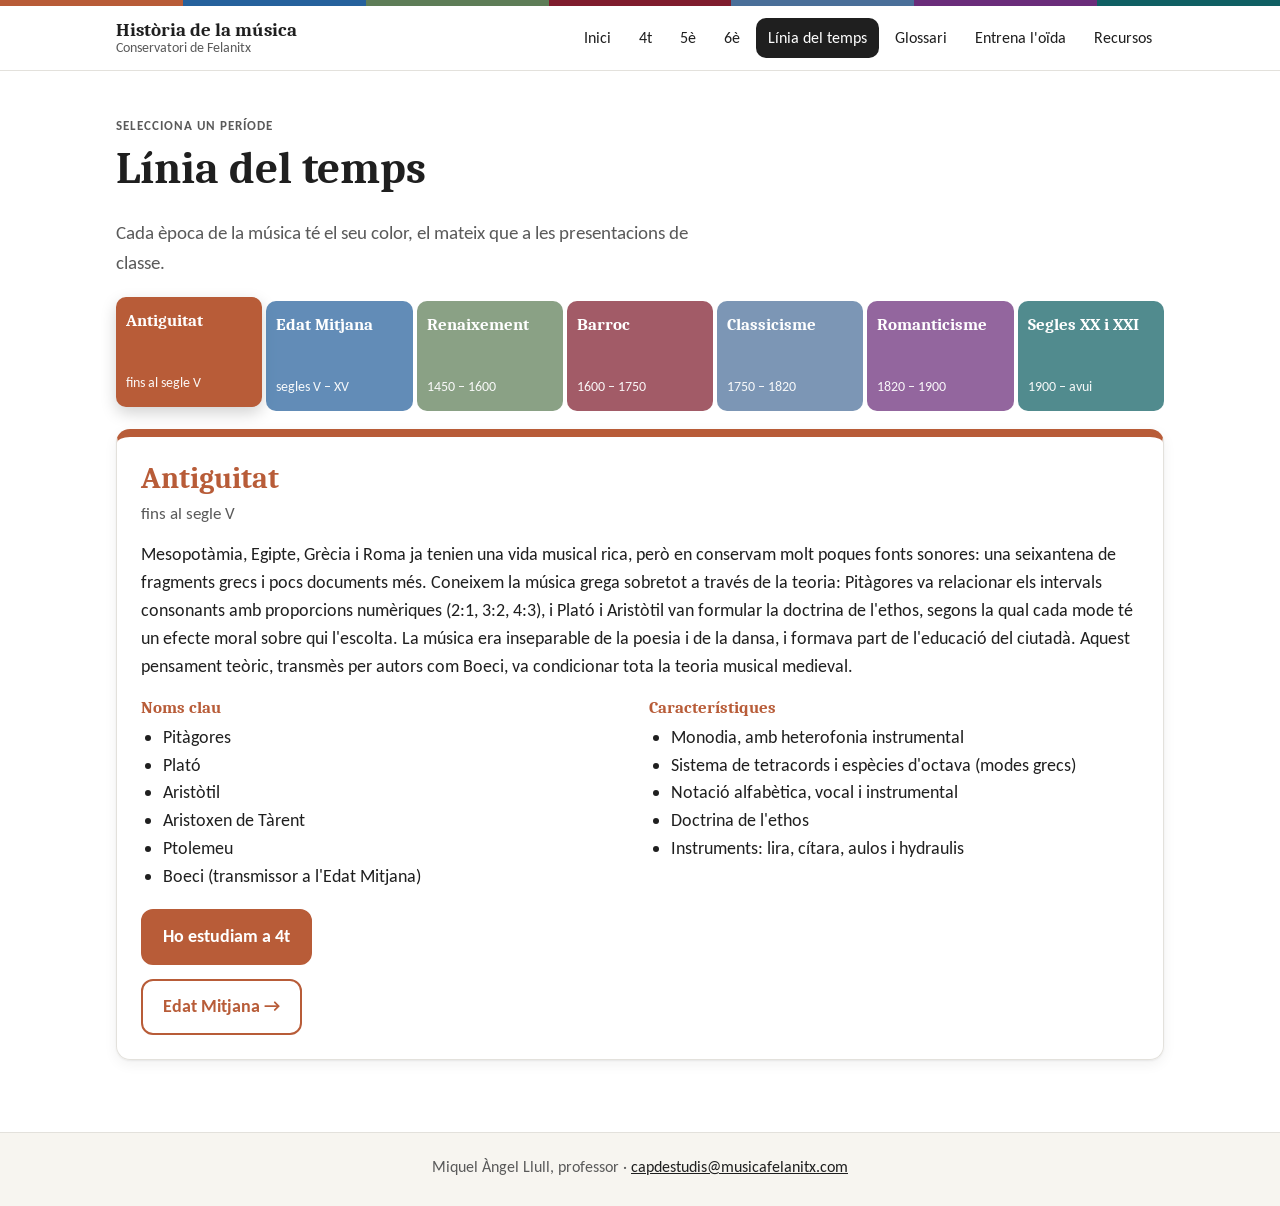
<file: linia-del-temps.html>
<!doctype html>
<html lang="ca">
<head>
  <meta charset="utf-8">
  <meta name="viewport" content="width=device-width, initial-scale=1">
  <title>Línia del temps · Història de la música</title>
  <meta name="description" content="Línia del temps interactiva dels períodes de la història de la música.">
  <link rel="icon" href="icones/favicon-32.png" type="image/png">
  <link rel="apple-touch-icon" href="icones/apple-touch-icon.png">
  <link rel="manifest" href="manifest.webmanifest">
  <meta name="theme-color" content="#ffffff">
  <meta name="apple-mobile-web-app-title" content="Història Música">
  <link rel="preconnect" href="https://fonts.googleapis.com">
  <link rel="preconnect" href="https://fonts.gstatic.com" crossorigin>
  <link href="https://fonts.googleapis.com/css2?family=Caladea:wght@400;700&family=Carlito:ital,wght@0,400;0,700;1,400&display=swap" rel="stylesheet">
  <link rel="stylesheet" href="css/estils.css?v=14">
  <script src="js/app.js?v=14" defer></script>
</head>
<body data-pagina="linia">

<main id="contingut">
  <section class="portada">
    <div class="contenidor">
      <span class="etiqueta">Selecciona un període</span>
      <h1>Línia del temps</h1>
      <p class="intro">Cada època de la música té el seu color, el mateix que a les presentacions de classe.</p>
      <div class="linia">
        <ul class="pista" id="pista" role="tablist" aria-label="Períodes de la història de la música"></ul>
        <section class="detall" id="detall" role="tabpanel" aria-live="polite"><p class="buit">Carregant…</p></section>
      </div>
    </div>
  </section>
</main>
<noscript><p class="contenidor">Cal activar JavaScript per veure aquesta pàgina.</p></noscript>
</body>
</html>
</file>
<file: css/estils.css>
/* ==========================================================
   Història de la música · Conservatori de Felanitx
   Full d'estils comú
   ========================================================== */

:root {
  /* Colors per període (els mateixos que a les presentacions) */
  --introduccio: #474747;   /* gris fosc */
  --antiguitat: #B85C38;    /* terracota */
  --edat-mitjana: #26619C;  /* blau lapislàtzuli */
  --renaixement: #5E7D57;   /* verd sàlvia (to fosc per llegibilitat) */
  --barroc: #7F1D2D;        /* granat */
  --classicisme: #4A6F99;   /* blau Wedgwood */
  --romanticisme: #6A2C7A;  /* porpra */
  --xx-xxi: #0F5F63;        /* verd petroli */

  /* Color de cada curs (el del seu primer període) */
  --curs-4t: var(--antiguitat);
  --curs-5e: var(--barroc);
  --curs-6e: var(--romanticisme);

  /* Base */
  --fons: #ffffff;
  --fons-suau: #f7f5f0;
  --text: #1f1f1f;
  --text-suau: #5a5a5a;
  --linia: #e3e1dc;
  --focus: #26619C;

  --serif: Cambria, Caladea, "Iowan Old Style", Georgia, serif;
  --sans: Calibri, Carlito, "Segoe UI", "Helvetica Neue", Arial, sans-serif;

  --radi: 14px;
  --ombra: 0 1px 2px rgba(0,0,0,.06), 0 4px 14px rgba(0,0,0,.06);
  --ample: 1080px;
}

*, *::before, *::after { box-sizing: border-box; }

/* Tot el que porta l'atribut hidden ha de quedar amagat, encara que tengui un display propi */
[hidden] { display: none !important; }

html { -webkit-text-size-adjust: 100%; }

body {
  margin: 0;
  background: var(--fons);
  color: var(--text);
  font-family: var(--sans);
  font-size: 1.125rem;
  line-height: 1.55;
  display: flex;
  flex-direction: column;
  min-height: 100vh;
}

main { flex: 1; }

h1, h2, h3, .serif {
  font-family: var(--serif);
  font-weight: 700;
  line-height: 1.2;
  margin: 0 0 .5em;
}
h1 { font-size: clamp(1.9rem, 5vw, 2.8rem); }
h2 { font-size: clamp(1.45rem, 3.6vw, 1.9rem); }
h3 { font-size: 1.2rem; }

p { margin: 0 0 1em; }

a { color: var(--edat-mitjana); }
a:focus-visible, button:focus-visible {
  outline: 3px solid var(--focus);
  outline-offset: 3px;
  border-radius: 6px;
}

img { max-width: 100%; height: auto; }

.contenidor {
  width: 100%;
  max-width: var(--ample);
  margin: 0 auto;
  padding: 0 16px;
}

.salta {
  position: absolute; left: -999px; top: 0;
  background: var(--text); color: #fff; padding: .5em 1em; z-index: 100;
}
.salta:focus { left: 8px; top: 8px; }

/* ---------- Franja de colors dels períodes ---------- */
.franja {
  display: flex;
  height: 6px;
}
.franja span { flex: 1; }

/* ---------- Capçalera ---------- */
.capcalera {
  border-bottom: 1px solid var(--linia);
  background: var(--fons);
  position: sticky;
  top: 0;
  z-index: 20;
}
.capcalera .contenidor {
  display: flex;
  align-items: center;
  justify-content: space-between;
  gap: 12px;
  min-height: 64px;
}
.marca {
  text-decoration: none;
  color: var(--text);
  display: flex;
  flex-direction: column;
  line-height: 1.1;
}
.marca strong { font-family: var(--serif); font-size: 1.2rem; }
.marca small { color: var(--text-suau); font-size: .85rem; }

.boto-menu {
  display: none;
  width: 46px; height: 46px;
  border: 1px solid var(--linia);
  border-radius: 12px;
  background: var(--fons);
  color: var(--text);
  cursor: pointer;
  place-items: center;
}
.hamburguesa { position: relative; width: 20px; height: 14px; display: block; }
.hamburguesa span {
  position: absolute; left: 0; right: 0;
  height: 2px; border-radius: 2px;
  background: currentColor;
  transition: transform .25s ease, opacity .2s ease, top .25s ease;
}
.hamburguesa span:nth-child(1) { top: 0; }
.hamburguesa span:nth-child(2) { top: 6px; }
.hamburguesa span:nth-child(3) { top: 12px; }
.boto-menu[aria-expanded="true"] .hamburguesa span:nth-child(1) { top: 6px; transform: rotate(45deg); }
.boto-menu[aria-expanded="true"] .hamburguesa span:nth-child(2) { opacity: 0; }
.boto-menu[aria-expanded="true"] .hamburguesa span:nth-child(3) { top: 6px; transform: rotate(-45deg); }

/* Menú d'escriptori: una sola fila */
.menu { display: flex; align-items: center; gap: 4px; }
.menu-grup ul { list-style: none; margin: 0; padding: 0; display: flex; gap: 4px; }
.menu-etiqueta, .menu-peu, .menu small, .menu-icona { display: none; }
.menu a {
  display: block;
  padding: 8px 12px;
  border-radius: 10px;
  text-decoration: none;
  color: var(--text);
  font-size: 1rem;
  white-space: nowrap;
}
.menu a:hover { background: var(--fons-suau); }
.menu a[aria-current="page"] { background: var(--text); color: #fff; }

/* Menú del mòbil: panell que llisca des de la dreta, per damunt del contingut */
.fons-menu, .panell-menu { display: none; }
@media (max-width: 960px) {
  .boto-menu { display: grid; }
  .capcalera .menu { display: none; }

  .fons-menu {
    display: block;
    position: fixed; inset: 0;
    z-index: 90;
    background: rgba(0, 0, 0, .5);
    opacity: 0;
    transition: opacity .25s ease;
    -webkit-tap-highlight-color: transparent;
  }
  .panell-menu {
    display: flex;
    flex-direction: column;
    position: fixed;
    top: 0; right: 0; bottom: 0;
    width: 80%; max-width: 360px;
    height: 100%;
    z-index: 100;
    background: var(--introduccio);
    color: #fff;
    box-shadow: -8px 0 28px rgba(0, 0, 0, .35);
    transform: translateX(100%);
    transition: transform .25s ease;
    overflow-y: auto;
    overscroll-behavior: contain;
    -webkit-overflow-scrolling: touch;
    padding-bottom: env(safe-area-inset-bottom);
  }
  .fons-menu[hidden], .panell-menu[hidden] { display: none; }
  .menu-obert .fons-menu { opacity: 1; }
  .menu-obert .panell-menu { transform: translateX(0); }

  .panell-cap {
    display: flex; align-items: center; justify-content: space-between;
    gap: 12px;
    min-height: 70px;
    padding: max(6px, env(safe-area-inset-top)) 12px 6px 20px;
    border-bottom: 1px solid rgba(255, 255, 255, .18);
  }
  .panell-titol { margin: 0; font-family: var(--serif); font-size: 1.4rem; font-weight: 700; }
  .panell-tanca {
    width: 52px; height: 52px;
    display: grid; place-items: center;
    border: 1px solid rgba(255, 255, 255, .35);
    border-radius: 12px;
    background: rgba(255, 255, 255, .08);
    color: #fff;
    cursor: pointer;
  }
  .panell-tanca svg { width: 28px; height: 28px; }
  .panell-tanca:active { background: rgba(255, 255, 255, .2); }
  .panell-tanca:focus-visible, .panell-nav a:focus-visible { outline: 3px solid #fff; outline-offset: -3px; }

  .panell-nav .menu-grup ul { list-style: none; margin: 0; padding: 0; display: block; }
  .panell-nav .menu-etiqueta {
    display: block;
    margin: 0;
    padding: 18px 20px 6px;
    font-size: .8rem; font-weight: 700;
    letter-spacing: .08em; text-transform: uppercase;
    color: rgba(255, 255, 255, .65);
  }
  .panell-nav li { border-bottom: 1px solid rgba(255, 255, 255, .14); }
  .panell-nav a {
    display: flex; align-items: center; gap: 14px;
    min-height: 56px;
    padding: 10px 20px;
    border-left: 5px solid transparent;
    color: #fff;
    text-decoration: none;
    font-size: 1.1rem; font-weight: 400;
  }
  .panell-nav a:active { background: rgba(255, 255, 255, .12); }
  .panell-nav .menu-text { display: flex; flex-direction: column; line-height: 1.25; }
  .panell-nav small { display: block; font-size: .85rem; color: rgba(255, 255, 255, .7); }
  .panell-nav .menu-icona { display: block; width: 22px; height: 22px; flex-shrink: 0; color: rgba(255, 255, 255, .8); }
  /* Cursos: un quadradet amb el color de cada curs */
  .panell-nav a.menu-curs { flex-wrap: wrap; column-gap: 14px; row-gap: 0; }
  .panell-nav a.menu-curs::before {
    content: "";
    width: 22px; height: 22px; flex-shrink: 0;
    border-radius: 6px;
    background: var(--color);
    box-shadow: 0 0 0 2px rgba(255, 255, 255, .55);
  }
  .panell-nav a.menu-curs small { margin-left: auto; }
  /* Pàgina actual: en negreta, amb una barra i un fons més clar (del color del curs, si n'és un) */
  .panell-nav a[aria-current="page"] {
    font-weight: 700;
    background: rgba(255, 255, 255, .14);
    border-left-color: #fff;
  }
  .panell-nav a.menu-curs[aria-current="page"] {
    background: color-mix(in srgb, var(--color) 55%, transparent);
  }
}
@media (max-width: 960px) and (prefers-reduced-motion: reduce) {
  .fons-menu, .panell-menu { transition: none; }
}


/* ---------- Peu ---------- */
.peu {
  margin-top: 64px;
  border-top: 1px solid var(--linia);
  background: var(--fons-suau);
  color: var(--text-suau);
  font-size: 1rem;
}
.peu .contenidor { padding-top: 22px; padding-bottom: 26px; text-align: center; }
.peu a { color: var(--text); overflow-wrap: anywhere; }

/* ---------- Seccions generals ---------- */
.portada { padding: 40px 0 8px; }
.portada .intro { font-size: 1.2rem; color: var(--text-suau); max-width: 62ch; }
.seccio { padding: 28px 0; }
.etiqueta {
  display: inline-block;
  font-size: .8rem;
  text-transform: uppercase;
  letter-spacing: .08em;
  font-weight: 700;
  color: var(--text-suau);
  margin-bottom: 6px;
}

/* ---------- Botons de curs (inici) ---------- */
.cursos {
  display: grid;
  grid-template-columns: repeat(3, 1fr);
  grid-auto-rows: 1fr; /* tots els botons, igual d'alts (també al mòbil) */
  gap: 16px;
}
@media (max-width: 720px) { .cursos { grid-template-columns: 1fr; } }

.boto-curs {
  --color: var(--introduccio);
  position: relative;
  overflow: hidden;
  isolation: isolate;
  display: flex;
  flex-direction: column;
  justify-content: space-between;
  gap: 18px;
  min-height: 220px;
  padding: 22px 22px 20px;
  border-radius: 18px;
  background: var(--color);
  color: #fff;
  text-decoration: none;
  box-shadow: var(--ombra);
  transition: transform .2s ease, box-shadow .2s ease;
}
/* Pentagrama decoratiu */
.boto-curs::before {
  content: "";
  position: absolute;
  inset: 34px -10% auto 38%;
  height: 49px;
  background: repeating-linear-gradient(to bottom, rgba(255,255,255,.22) 0 1.5px, transparent 1.5px 12px);
  z-index: -1;
  transition: transform .4s ease;
}
.boto-curs:hover { transform: translateY(-4px); box-shadow: 0 12px 28px rgba(0,0,0,.18); }
.boto-curs:hover::before { transform: translateX(-12px); }
.boto-curs .num {
  font-family: var(--serif);
  font-size: 4.2rem;
  font-weight: 700;
  line-height: .9;
}
.boto-curs .tema { font-family: var(--serif); font-size: 1.3rem; font-weight: 700; line-height: 1.2; display: block; }
.boto-curs .epoques { display: block; font-size: .95rem; opacity: .9; margin-top: 4px; }
.boto-curs .entra {
  position: absolute;
  top: 20px; right: 20px;
  width: 44px; height: 44px;
  border-radius: 50%;
  display: grid; place-items: center;
  background: rgba(255,255,255,.18);
  transition: background .2s ease, transform .2s ease;
}
.boto-curs:hover .entra { background: rgba(255,255,255,.32); transform: translateX(3px); }
.boto-curs .entra svg { width: 22px; height: 22px; }
@media (max-width: 720px) {
  .boto-curs { min-height: 0; flex-direction: row; align-items: center; justify-content: flex-start; gap: 14px; padding: 18px 68px 18px 18px; }
  .boto-curs .num { font-size: 3rem; min-width: 1.2em; }
  .boto-curs .entra { top: 50%; transform: translateY(-50%); }
  .boto-curs:hover .entra { transform: translate(3px, -50%); }
  .boto-curs::before { inset: 50% -10% auto 55%; transform: translateY(-50%); }
  .boto-curs:hover::before { transform: translate(-12px, -50%); }
}

.curs-4t { --color: var(--curs-4t); }
.curs-5e { --color: var(--curs-5e); }
.curs-6e { --color: var(--curs-6e); }

/* ---------- Obra de la setmana ---------- */
.banda {
  background: var(--fons-suau);
  border-top: 1px solid var(--linia);
  border-bottom: 1px solid var(--linia);
  padding: 44px 0;
  margin: 28px 0;
}
.obra {
  --color: var(--introduccio);
  display: grid;
  grid-template-columns: 1.15fr 1fr;
  gap: 0;
  background: var(--fons);
  border-radius: 20px;
  overflow: hidden;
  box-shadow: 0 2px 4px rgba(0,0,0,.04), 0 12px 32px rgba(0,0,0,.08);
  border-top: 6px solid var(--color);
}
@media (max-width: 820px) { .obra { grid-template-columns: 1fr; } }

.video {
  position: relative;
  aspect-ratio: 16 / 9;
  background: #111;
  align-self: start;
}
@media (min-width: 821px) { .video { aspect-ratio: auto; height: 100%; min-height: 320px; } }
.video img, .video iframe {
  position: absolute; inset: 0;
  width: 100%; height: 100%;
  border: 0;
  object-fit: cover;
}
.video button {
  position: absolute; inset: 0;
  width: 100%;
  border: 0; padding: 0;
  background: transparent;
  cursor: pointer;
}
.video button::after {
  content: "";
  position: absolute; inset: 0;
  background: linear-gradient(to top, rgba(0,0,0,.45), transparent 55%);
}
.video .play {
  position: absolute;
  left: 50%; top: 50%;
  width: 78px; height: 78px;
  margin: -39px 0 0 -39px;
  border-radius: 50%;
  background: var(--color);
  color: #fff;
  display: grid; place-items: center;
  box-shadow: 0 6px 20px rgba(0,0,0,.35);
  z-index: 1;
  transition: transform .2s ease;
}
.video button:hover .play { transform: scale(1.08); }
.video .play svg { width: 32px; height: 32px; margin-left: 5px; }
.video .avis-play {
  position: absolute; left: 16px; bottom: 12px;
  color: #fff; font-weight: 700; font-size: .95rem;
  z-index: 1;
}

.obra .text { padding: 26px 28px 28px; display: flex; flex-direction: column; }
.obra .setmana { color: var(--text-suau); font-size: .95rem; margin-bottom: 6px; }
.obra h3 { font-size: clamp(1.45rem, 3vw, 1.9rem); margin-bottom: .15em; }
.obra .autor { font-size: 1.15rem; margin-bottom: 14px; }
.obra .autor .xip { vertical-align: 2px; margin-left: 4px; }
.sabies {
  background: color-mix(in srgb, var(--color) 8%, #fff);
  border-left: 4px solid var(--color);
  border-radius: 0 12px 12px 0;
  padding: 14px 16px;
  margin-bottom: 18px;
}
.sabies strong {
  display: block;
  font-family: var(--serif);
  color: var(--color);
  font-size: 1.1rem;
  margin-bottom: 2px;
}
.sabies p { margin: 0; }
.obra .accions { margin-top: auto; display: flex; flex-wrap: wrap; gap: 10px; }

/* ---------- Xip de període ---------- */
.xip {
  display: inline-block;
  padding: 2px 10px;
  border-radius: 999px;
  font-size: .85rem;
  font-weight: 700;
  color: #fff;
  background: var(--color, var(--introduccio));
  white-space: nowrap;
}

/* ---------- Botons ---------- */
.boto {
  display: inline-flex;
  align-items: center;
  justify-content: center;
  gap: 8px;
  padding: 12px 20px;
  min-height: 48px;
  border-radius: 12px;
  border: 2px solid var(--color, var(--text));
  background: var(--color, var(--text));
  color: #fff;
  font: inherit;
  font-weight: 700;
  text-decoration: none;
  cursor: pointer;
  transition: filter .15s ease;
}
.boto:hover { filter: brightness(1.12); }
.boto.secundari { background: transparent; color: var(--color, var(--text)); }
.boto.secundari:hover { background: var(--fons-suau); filter: none; }
.boto svg { width: 20px; height: 20px; flex-shrink: 0; }

/* ---------- Pàgina de curs ---------- */
.cap-curs {
  position: relative;
  overflow: hidden;
  isolation: isolate;
  color: #fff;
  padding: 40px 0 34px;
}
/* Pentagrama decoratiu, com als botons de curs */
.cap-curs::before {
  content: "";
  position: absolute;
  top: 50%; right: -5%; width: 55%;
  height: 73px;
  transform: translateY(-50%);
  background: repeating-linear-gradient(to bottom, rgba(255,255,255,.18) 0 1.5px, transparent 1.5px 18px);
  z-index: -1;
}
.cap-curs h1 { margin-bottom: .15em; }
.cap-curs p { font-size: 1.2rem; margin: 0; opacity: .95; }
.cap-curs .periodes { display: flex; flex-wrap: wrap; gap: 8px; margin-top: 16px; }
.cap-curs .xip { background: rgba(255,255,255,.18); border: 1px solid rgba(255,255,255,.45); }

.materials {
  display: grid;
  grid-template-columns: 1fr 1fr;
  gap: 14px;
  margin-top: 26px;
}
@media (max-width: 560px) { .materials { grid-template-columns: 1fr; } }

.material {
  display: flex;
  align-items: center;
  gap: 16px;
  padding: 18px 20px;
  border-radius: var(--radi);
  border: 1px solid var(--linia);
  background: var(--fons);
  box-shadow: var(--ombra);
  text-decoration: none;
  color: var(--text);
  transition: transform .15s ease;
}
.material:hover { transform: translateY(-2px); }
.material .icona {
  width: 52px; height: 52px;
  flex-shrink: 0;
  border-radius: 12px;
  display: grid;
  place-items: center;
  background: var(--color);
  color: #fff;
}
.material .icona svg { width: 28px; height: 28px; }
.material strong { font-family: var(--serif); font-size: 1.3rem; display: block; }
.material span { color: var(--text-suau); font-size: 1rem; }

.trimestre { margin-top: 36px; }
.cap-trimestre {
  display: flex;
  flex-wrap: wrap;
  align-items: center;
  justify-content: space-between;
  gap: 10px;
  padding-bottom: 10px;
  border-bottom: 2px solid var(--linia);
}
.cap-trimestre h2 { margin: 0; }
.boto.petit { padding: 8px 14px; min-height: 42px; font-size: 1rem; }
.sessions {
  list-style: none;
  margin: 14px 0 0;
  padding: 0;
  display: grid;
  grid-template-columns: repeat(auto-fill, minmax(300px, 1fr));
  gap: 12px;
}
@media (max-width: 400px) { .sessions { grid-template-columns: 1fr; } }

.sessio {
  display: flex;
  align-items: center;
  gap: 14px;
  padding: 14px 16px;
  border: 1px solid var(--linia);
  border-left: 6px solid var(--color);
  border-radius: 12px;
  background: var(--fons);
  color: var(--text);
  text-decoration: none;
  min-height: 72px;
}
a.sessio:hover { background: var(--fons-suau); }
.sessio .numero {
  font-family: var(--serif);
  font-weight: 700;
  font-size: 1.5rem;
  color: var(--color);
  min-width: 2.2ch;
}
.sessio .info { flex: 1; min-width: 0; }
.sessio .titol { display: block; font-weight: 700; line-height: 1.25; margin-bottom: 3px; }
.sessio .estat { display: block; font-size: .9rem; line-height: 1.3; color: var(--text-suau); }
.sessio .fletxa { color: var(--color); flex-shrink: 0; }
.sessio .fletxa svg { width: 22px; height: 22px; display: block; }
.sessio.pendent { opacity: .62; border-style: dashed; border-left-style: solid; }

.buit {
  color: var(--text-suau);
  font-style: italic;
  margin-top: 10px;
}

/* ---------- Recursos ---------- */
.grup-recursos { padding: 40px 0; }
.grup-recursos:nth-child(even) {
  background: var(--fons-suau);
  border-top: 1px solid var(--linia);
  border-bottom: 1px solid var(--linia);
}
.grup-recursos:last-child { margin-bottom: -64px; }
.grup-recursos .titol-seccio .avis { vertical-align: middle; }

/* Llibres */
.targeta.llibre { border-left: 5px solid var(--barroc); }
.targeta.llibre .autor-llibre { color: var(--text); font-weight: 700; }
.targeta.llibre .detalls { font-size: .9rem; }
.targeta.llibre .avis { align-self: flex-start; margin: 6px 0 0; }
.avis {
  display: inline-block;
  margin-left: 6px;
  padding: 2px 10px;
  border-radius: 999px;
  background: #fff4d6;
  color: #6b4b00;
  border: 1px solid #f0d58a;
  font-family: var(--sans);
  font-size: .85rem;
  font-weight: 700;
  vertical-align: middle;
}

.targetes {
  display: grid;
  grid-template-columns: repeat(auto-fill, minmax(260px, 1fr));
  gap: 14px;
}
.targeta {
  display: flex;
  flex-direction: column;
  gap: 6px;
  padding: 18px 20px;
  border: 1px solid var(--linia);
  border-radius: var(--radi);
  background: var(--fons);
  color: var(--text);
  text-decoration: none;
  box-shadow: var(--ombra);
}
a.targeta:hover { border-color: #c9c6be; }
.targeta strong { font-family: var(--serif); font-size: 1.2rem; }
.targeta span { color: var(--text-suau); font-size: 1rem; }
.targeta .miniatura {
  width: calc(100% + 40px);
  max-width: none;
  margin: -18px -20px 8px;
  aspect-ratio: 16 / 9;
  object-fit: cover;
  border-radius: var(--radi) var(--radi) 0 0;
  background: var(--fons-suau);
}
.targeta { overflow: hidden; }
.targeta.pendent { box-shadow: none; border-style: dashed; color: var(--text-suau); }

.spotify {
  display: grid;
  grid-template-columns: repeat(auto-fill, minmax(300px, 1fr));
  gap: 14px;
}
.spotify figure { margin: 0; }
.spotify figcaption { font-weight: 700; margin-bottom: 6px; }
.spotify figcaption span { display: block; font-weight: 400; color: var(--text-suau); font-size: 1rem; }
.spotify iframe { width: 100%; height: 352px; border: 0; border-radius: 12px; background: var(--fons-suau); }

/* ---------- Línia del temps ---------- */
.linia {
  margin-top: 24px;
}
.pista {
  display: flex;
  gap: 4px;
  list-style: none;
  margin: 0;
  padding: 0;
}
.pista li { flex: 1; min-width: 0; }
.periode {
  width: 100%;
  min-height: 110px;
  padding: 14px 10px;
  border: 0;
  border-radius: 10px;
  background: var(--color);
  color: #fff;
  font: inherit;
  text-align: left;
  cursor: pointer;
  display: flex;
  flex-direction: column;
  justify-content: space-between;
  gap: 8px;
  opacity: .72;
  transition: opacity .15s ease, transform .15s ease;
}
.periode:hover { opacity: .9; }
.periode[aria-selected="true"] { opacity: 1; transform: translateY(-4px); box-shadow: 0 6px 16px rgba(0,0,0,.18); }
.periode .nom { font-family: var(--serif); font-weight: 700; font-size: 1.05rem; line-height: 1.15; overflow-wrap: anywhere; }
.periode .dates { font-size: .85rem; opacity: .95; }

.detall {
  scroll-margin-top: 84px;
  margin-top: 18px;
  padding: 24px;
  border-radius: var(--radi);
  border: 1px solid var(--linia);
  border-top: 8px solid var(--color);
  box-shadow: var(--ombra);
}
.detall h2 { color: var(--color); margin-bottom: .1em; }
.detall .dates { color: var(--text-suau); font-size: 1.05rem; margin-bottom: 14px; }
.detall .columnes {
  display: grid;
  grid-template-columns: repeat(auto-fit, minmax(220px, 1fr));
  gap: 18px;
  margin-top: 8px;
}
.detall h3 { font-size: 1.05rem; color: var(--color); margin-bottom: .3em; }
.detall ul { margin: 0; padding-left: 1.2em; }
.detall ul.noms { columns: 2 13em; column-gap: 1.6em; }
.detall ul.noms li { break-inside: avoid; }
.detall .peu-detall { margin-top: 18px; display: flex; flex-wrap: wrap; gap: 10px; align-items: center; }
.navega { display: flex; justify-content: space-between; gap: 10px; margin-top: 14px; }

@media (max-width: 720px) {
  .pista { flex-direction: column; gap: 6px; }
  .periode {
    min-height: 0;
    flex-direction: row;
    align-items: center;
    padding: 14px 16px;
  }
  .periode[aria-selected="true"] { transform: translateX(6px); }
  .detall { padding: 20px 18px; }
}

/* ---------- Enllaç destacat a la línia del temps (inici) ---------- */
.mini-linia {
  display: flex;
  border-radius: 12px;
  overflow: hidden;
  text-decoration: none;
  box-shadow: var(--ombra);
}
.mini-linia span {
  flex: 1;
  min-height: 58px;
  display: grid;
  place-items: center;
  color: #fff;
  font-size: .8rem;
  font-weight: 700;
  padding: 4px;
  text-align: center;
  line-height: 1.1;
}
@media (max-width: 560px) { .mini-linia span { font-size: 0; min-height: 36px; } }

.dues-col {
  display: grid;
  grid-template-columns: 1fr 1fr;
  gap: 14px;
}
@media (max-width: 720px) { .dues-col { grid-template-columns: 1fr; } }

@media (prefers-reduced-motion: reduce) {
  * { transition: none !important; }
}

/* ---------- Portada ---------- */
.portada-inici { padding: 44px 0 20px; }
.portada-inici .contenidor {
  display: grid;
  grid-template-columns: 1fr;
}
@media (max-width: 820px) { .portada-inici .contenidor { grid-template-columns: 1fr; gap: 12px; } }
.portada-inici h1 { font-size: clamp(2.2rem, 6vw, 3.4rem); }
.portada-inici h1 em { font-style: normal; color: var(--barroc); }
.portada-inici .intro { font-size: 1.2rem; color: var(--text-suau); max-width: 62ch; }

/* ---------- Títols de secció ---------- */
.titol-seccio { margin-bottom: 18px; }
.titol-seccio h2 { margin-bottom: 0; }
.titol-seccio h2::after {
  content: "";
  display: block;
  width: 56px; height: 4px;
  margin-top: 10px;
  border-radius: 2px;
  background: linear-gradient(90deg, var(--antiguitat) 0 14%, var(--edat-mitjana) 14% 28%, var(--renaixement) 28% 42%, var(--barroc) 42% 57%, var(--classicisme) 57% 71%, var(--romanticisme) 71% 85%, var(--xx-xxi) 85%);
}
.titol-seccio p { color: var(--text-suau); margin: 10px 0 0; }

/* ---------- Dreceres ---------- */
.dreceres { display: grid; grid-template-columns: 1fr 1fr; gap: 16px; }
@media (max-width: 720px) { .dreceres { grid-template-columns: 1fr; } }
.drecera {
  display: flex; flex-direction: column; gap: 6px;
  padding: 22px;
  border-radius: 18px;
  border: 1px solid var(--linia);
  background: var(--fons);
  color: var(--text);
  text-decoration: none;
  box-shadow: var(--ombra);
  transition: transform .2s ease;
}
.drecera:hover { transform: translateY(-3px); }
.drecera strong { font-family: var(--serif); font-size: 1.35rem; }
.drecera > span { color: var(--text-suau); }
.drecera .mini-linia { box-shadow: none; margin-top: 10px; border-radius: 8px; }
.drecera .mini-linia span { min-height: 14px; font-size: 0; }
.drecera .icones { display: flex; gap: 8px; margin-top: 10px; flex-wrap: wrap; }
.drecera .icones span {
  font-size: .85rem; font-weight: 700;
  padding: 4px 10px; border-radius: 999px;
  background: var(--fons-suau); color: var(--text);
}

.tema-trimestre { font-weight: 400; color: var(--text-suau); font-size: .8em; }
.ocult { position: absolute; width: 1px; height: 1px; overflow: hidden; clip: rect(0 0 0 0); white-space: nowrap; }

/* ---------- Estat de les sessions segons la data ---------- */
.sessio .quan {
  display: flex; flex-wrap: wrap; align-items: center; gap: 6px;
  font-size: .82rem; font-weight: 700; letter-spacing: .02em;
  color: var(--text-suau);
  margin-bottom: 2px;
}
.marca-proxima {
  padding: 1px 8px;
  border-radius: 999px;
  background: var(--color);
  color: #fff;
  font-size: .78rem;
}
.sessio.proxima {
  background: color-mix(in srgb, var(--color) 7%, #fff);
  border-color: var(--color);
  box-shadow: 0 4px 14px color-mix(in srgb, var(--color) 22%, transparent);
}
/* Sessions ja fetes: en gris, però es poden continuar obrint */
.sessio.feta { background: var(--fons-suau); }
.sessio.feta .titol, .sessio.feta .estat { color: #6f6f6f; }
.sessio.pendent .titol { color: var(--text-suau); font-weight: 400; font-style: italic; }
.sessio.activitat { border-left-style: solid; }
.icona-activitat svg { width: 26px; height: 26px; display: block; }

/* ---------- Totes les targetes de sessió, igual de grans ---------- */
.sessions > li { display: flex; }
.sessions .sessio { width: 100%; height: 140px; }
.sessio .titol, .sessio .estat {
  display: -webkit-box;
  -webkit-box-orient: vertical;
  -webkit-line-clamp: 2;
  overflow: hidden;
}

/* ---------- Dies d'exposicions i presentacions ---------- */
.sessio.activitat {
  background: color-mix(in srgb, var(--color) 13%, #fff);
  border-color: color-mix(in srgb, var(--color) 35%, #fff);
}
.sessio.activitat .titol { color: var(--color); font-family: var(--serif); font-size: 1.15rem; }
.sessio.activitat .icona-activitat svg { fill: currentColor; }
.sessio.activitat.feta { background: var(--fons-suau); border-color: var(--linia); }

/* ---------- Botó i instruccions per instal·lar l'app ---------- */
.boto.instal-la { margin-top: 4px; }
.dialeg-ios {
  width: min(420px, calc(100% - 32px));
  border: 0;
  border-radius: 18px;
  padding: 24px 22px 20px;
  box-shadow: 0 20px 50px rgba(0,0,0,.25);
  color: var(--text);
  font-family: var(--sans);
}
.dialeg-ios::backdrop { background: rgba(0,0,0,.45); }
.dialeg-ios h2 { font-size: 1.35rem; }
.dialeg-ios ol { padding-left: 1.3em; margin: 0 0 18px; }
.dialeg-ios li { margin-bottom: 10px; }
.dialeg-ios svg { width: 20px; height: 20px; vertical-align: -4px; color: #0a84ff; }
.dialeg-ios form { text-align: right; }

/* ---------- Glossari ---------- */
.filtres-glossari { margin-top: 24px; display: flex; flex-direction: column; gap: 14px; }
.cercador {
  display: flex; align-items: center; gap: 10px;
  max-width: 520px;
  padding: 0 14px;
  border: 1px solid #cfcbc2;
  border-radius: 12px;
  background: var(--fons);
}
.cercador:focus-within { border-color: var(--focus); box-shadow: 0 0 0 3px color-mix(in srgb, var(--focus) 20%, transparent); }
.cercador svg { width: 20px; height: 20px; color: var(--text-suau); flex-shrink: 0; }
.cercador input {
  flex: 1; min-width: 0;
  border: 0; outline: 0;
  padding: 13px 0;
  font: inherit; font-size: 1.05rem;
  background: transparent; color: var(--text);
}
.xips-filtre { display: flex; flex-wrap: wrap; gap: 8px; }
.xip-filtre {
  --color: var(--text);
  padding: 7px 14px;
  border-radius: 999px;
  border: 1.5px solid color-mix(in srgb, var(--color) 45%, #fff);
  background: var(--fons);
  color: var(--color);
  font: inherit; font-size: .95rem; font-weight: 700;
  cursor: pointer;
}
.xip-filtre[aria-pressed="true"] { background: var(--color); border-color: var(--color); color: #fff; }
.recompte { color: var(--text-suau); font-size: .95rem; margin: 18px 0 10px; }
.glossari {
  display: grid;
  grid-template-columns: repeat(auto-fill, minmax(320px, 1fr));
  gap: 14px;
}
@media (max-width: 400px) { .glossari { grid-template-columns: 1fr; } }
.terme {
  display: flex; flex-direction: column;
  padding: 18px 20px;
  border: 1px solid var(--linia);
  border-top: 4px solid var(--color);
  border-radius: var(--radi);
  background: var(--fons);
  box-shadow: var(--ombra);
}
.terme header { display: flex; justify-content: space-between; align-items: flex-start; gap: 10px; margin-bottom: 8px; }
.terme h2 { font-size: 1.3rem; margin: 0; color: var(--color); }
.terme .xip { background: var(--color); flex-shrink: 0; font-size: .78rem; }
.terme p { margin: 0 0 14px; font-size: 1.02rem; }
.exemple {
  margin-top: auto;
  display: flex; align-items: flex-start; gap: 10px;
  padding: 10px 12px;
  border-radius: 10px;
  background: color-mix(in srgb, var(--color) 8%, #fff);
  color: var(--text);
  text-decoration: none;
  font-size: .95rem;
  line-height: 1.35;
}
.exemple:hover { background: color-mix(in srgb, var(--color) 15%, #fff); }
.exemple svg { width: 20px; height: 20px; color: var(--color); flex-shrink: 0; margin-top: 1px; }
.exemple strong { display: block; color: var(--color); }

/* ---------- Entrena l'oïda ---------- */
.joc {
  margin-top: 26px;
  max-width: 760px;
  padding: 26px;
  border: 1px solid var(--linia);
  border-radius: 20px;
  background: var(--fons);
  box-shadow: 0 2px 4px rgba(0,0,0,.04), 0 12px 32px rgba(0,0,0,.08);
}
@media (max-width: 560px) { .joc { padding: 20px 16px; } }
.joc fieldset { border: 0; padding: 0; margin: 0 0 20px; }
.joc legend { font-family: var(--serif); font-weight: 700; font-size: 1.2rem; margin-bottom: 10px; }
.opcions-config { display: flex; flex-wrap: wrap; gap: 8px; }
.opcions-config label { cursor: pointer; }
.opcions-config input { position: absolute; opacity: 0; pointer-events: none; }
.opcions-config span {
  display: inline-block;
  padding: 10px 18px;
  border-radius: 999px;
  border: 1.5px solid #cfcbc2;
  font-weight: 700;
}
.opcions-config input:checked + span { background: var(--text); border-color: var(--text); color: #fff; }
.opcions-config input:focus-visible + span { outline: 3px solid var(--focus); outline-offset: 2px; }
.boto.gran { padding: 14px 30px; font-size: 1.1rem; }

.joc-capcalera { display: flex; justify-content: space-between; color: var(--text-suau); font-weight: 700; font-size: .95rem; }
.barra { height: 6px; background: var(--fons-suau); border-radius: 3px; margin: 8px 0 22px; overflow: hidden; }
.barra span { display: block; height: 100%; width: 0; background: linear-gradient(90deg, var(--antiguitat), var(--edat-mitjana), var(--renaixement), var(--barroc), var(--classicisme), var(--romanticisme), var(--xx-xxi)); transition: width .3s ease; }

.reproductor { display: flex; align-items: center; gap: 18px; margin-bottom: 22px; }
.play-gran {
  width: 76px; height: 76px; flex-shrink: 0;
  border-radius: 50%; border: 0;
  background: var(--text); color: #fff;
  display: grid; place-items: center;
  cursor: pointer;
  transition: transform .15s ease;
}
.play-gran:hover { transform: scale(1.05); }
.play-gran svg { width: 30px; height: 30px; }
.play-gran .i-play { margin-left: 4px; }
.play-gran .i-pausa, .play-gran.sona .i-play { display: none; }
.play-gran.sona .i-pausa { display: block; }
.play-gran.sona { animation: batec 1.2s ease-in-out infinite; }
@keyframes batec { 50% { box-shadow: 0 0 0 10px rgba(0,0,0,.08); } }
@media (prefers-reduced-motion: reduce) { .play-gran.sona { animation: none; } }
.reproductor-text strong { font-size: 1.15rem; display: block; }
.temps { color: var(--text-suau); font-variant-numeric: tabular-nums; }

.enunciat { font-family: var(--serif); font-size: 1.35rem; font-weight: 700; margin-bottom: 12px; }
.respostes { display: grid; grid-template-columns: repeat(auto-fill, minmax(200px, 1fr)); gap: 10px; }
.resposta {
  --color: var(--text);
  min-height: 52px;
  padding: 10px 14px;
  border-radius: 12px;
  border: 1.5px solid #cfcbc2;
  background: var(--fons);
  color: var(--text);
  font: inherit; font-weight: 700; text-align: left;
  cursor: pointer;
}
.resposta:hover:not(:disabled) { border-color: var(--text); }
.resposta.de-periode { border-left: 6px solid var(--color); }
.resposta:disabled { cursor: default; opacity: .55; }
.resposta.correcta { opacity: 1; background: #e6f4ea; border-color: #2e7d4f; color: #1d5a37; }
.resposta.incorrecta { opacity: 1; background: #fbe9e7; border-color: #c0392b; color: #8e2a20; }

.solucio {
  margin-top: 20px;
  padding: 18px 20px;
  border-radius: 14px;
  background: color-mix(in srgb, var(--color) 7%, #fff);
  border-left: 5px solid var(--color);
}
.solucio .veredicte { font-weight: 700; margin-bottom: 6px; }
.solucio .veredicte.be { color: #2e7d4f; }
.solucio .veredicte.malament { color: #c0392b; }
.solucio h3 { font-size: 1.35rem; margin-bottom: 2px; color: var(--color); }
.solucio .xip { background: var(--color); vertical-align: 2px; margin-left: 4px; }
.solucio .autor, .solucio .genere { margin-bottom: 4px; }
.solucio .credit { font-size: .85rem; color: var(--text-suau); margin: 8px 0 0; }
#joc-seguent { margin-top: 16px; }

.joc-final { text-align: center; }
.joc-final .nota { font-family: var(--serif); font-size: 4rem; font-weight: 700; line-height: 1; margin-bottom: 4px; }
.joc-final .nota span { font-size: 2rem; color: var(--text-suau); }
.joc-final .missatge { font-size: 1.2rem; margin-bottom: 18px; }
.repas { list-style: none; padding: 0; margin: 0 0 22px; text-align: left; }
.repas li { display: flex; gap: 10px; padding: 8px 0; border-bottom: 1px solid var(--linia); font-size: .98rem; }
.repas li > span:first-child { font-weight: 700; width: 1.2em; flex-shrink: 0; }
.repas li.be > span:first-child { color: #2e7d4f; }
.repas li.malament > span:first-child { color: #c0392b; }
.repas em { color: var(--text-suau); }
.accions-final { display: flex; justify-content: center; flex-wrap: wrap; gap: 10px; }

.credits { margin-top: 32px; color: var(--text-suau); font-size: .95rem; max-width: 760px; }
.credits summary { cursor: pointer; font-weight: 700; }
.credits ul { padding-left: 1.2em; }
.credits li { margin-bottom: 4px; }

/* ---------- Apunts de cada sessió ---------- */
.marca-apunts {
  padding: 1px 8px;
  border-radius: 999px;
  border: 1px solid var(--color);
  color: var(--color);
  font-size: .74rem;
}
.cap-apunts { color: #fff; padding: 30px 0 34px; position: relative; overflow: hidden; isolation: isolate; }
.cap-apunts::before {
  content: ""; position: absolute; top: 50%; right: -5%; width: 50%; height: 73px; transform: translateY(-50%);
  background: repeating-linear-gradient(to bottom, rgba(255,255,255,.16) 0 1.5px, transparent 1.5px 18px); z-index: -1;
}
.molles { font-size: .92rem; opacity: .9; margin-bottom: 14px; }
.molles a { color: #fff; }
.num-sessio { font-weight: 700; letter-spacing: .04em; margin: 0 0 4px; opacity: .92; }
.cap-apunts h1 { margin-bottom: .2em; max-width: 26ch; }
.cap-apunts .subtitol { font-size: 1.2rem; margin: 0; opacity: .95; }

.cos-apunts { max-width: 820px; }
.accions-apunts { display: flex; flex-wrap: wrap; gap: 10px; margin: 24px 0 8px; }

.audicions-sessio {
  margin-top: 22px;
  padding: 18px 20px;
  border: 1px solid var(--linia);
  border-radius: var(--radi);
  background: var(--fons-suau);
}
.audicions-sessio h2 { font-size: 1.15rem; margin-bottom: 10px; }
.audicions-sessio ul { list-style: none; margin: 0; padding: 0; }
.audicions-sessio li {
  display: flex; justify-content: space-between; align-items: center; gap: 12px;
  padding: 10px 0;
  border-top: 1px solid var(--linia);
}
.audicions-sessio li:first-child { border-top: 0; }
.audicions-sessio li.clau > span { font-weight: 700; }
.estrella { color: var(--color); margin-right: 6px; }
.audicions-sessio a, .obra-clau a {
  display: inline-flex; align-items: center; gap: 6px; flex-shrink: 0;
  padding: 6px 12px; border-radius: 999px;
  background: var(--fons); border: 1px solid var(--linia);
  color: var(--color); font-weight: 700; font-size: .9rem; text-decoration: none;
}
.audicions-sessio a svg, .obra-clau a svg { width: 16px; height: 16px; }

.text-apunts { margin-top: 10px; }
.text-apunts section { margin-top: 30px; }
.text-apunts h2 { font-size: 1.45rem; color: var(--color); }
.text-apunts h2::after {
  content: ""; display: block; width: 44px; height: 3px; margin-top: 8px; border-radius: 2px; background: var(--color); opacity: .5;
}
.text-apunts p { font-size: 1.1rem; line-height: 1.65; }
.text-apunts ul { padding-left: 1.3em; margin: 0 0 1em; }
.text-apunts li { margin-bottom: 8px; line-height: 1.55; font-size: 1.08rem; }
.text-apunts li::marker { color: var(--color); }
.escolta {
  display: flex; gap: 14px; align-items: flex-start;
  margin: 0 0 12px;
  padding: 16px 18px;
  border-radius: 14px;
  background: color-mix(in srgb, var(--color) 6%, #fff);
  border-left: 4px solid var(--color);
}
.escolta p { margin: 0; }
.icona-escolta { color: var(--color); flex-shrink: 0; margin-top: 3px; }
.icona-escolta svg { width: 22px; height: 22px; display: block; }
.terme-glossari {
  color: inherit;
  text-decoration: underline dotted color-mix(in srgb, var(--color) 70%, transparent);
  text-underline-offset: 3px;
  text-decoration-thickness: 2px;
}
.terme-glossari:hover { color: var(--color); }

.apres {
  margin-top: 34px;
  padding: 20px 22px;
  border-radius: var(--radi);
  border: 1px solid var(--linia);
  box-shadow: var(--ombra);
}
.apres h2 { font-size: 1.25rem; }
.apres p:last-child, .apres ul:last-child { margin-bottom: 0; }
.apres ul { padding-left: 1.2em; }
.obra-clau {
  margin-top: 18px;
  padding: 22px;
  border-radius: var(--radi);
  background: var(--color);
  color: #fff;
}
.obra-clau .etiqueta { color: rgba(255,255,255,.85); }
.obra-clau h2 { font-size: 1.45rem; margin-bottom: .3em; }
.obra-clau p { opacity: .95; }
.obra-clau a { background: #fff; border: 0; }
.navega-sessions {
  display: flex; justify-content: space-between; align-items: center; gap: 10px;
  margin-top: 34px; padding-top: 18px;
  border-top: 1px solid var(--linia);
  font-weight: 700;
}
.navega-sessions a { color: var(--color); text-decoration: none; padding: 8px 0; }
.navega-sessions a:hover { text-decoration: underline; }
@media (max-width: 560px) {
  .audicions-sessio li { flex-wrap: wrap; }
  .navega-sessions { font-size: .95rem; }
}

/* Glossari: terme destacat quan s'hi arriba des dels apunts */
.terme.destacat { outline: 3px solid var(--color); outline-offset: 2px; }

/* ---------- Impressió i PDF ---------- */
@media print {
  @page { margin: 18mm 16mm; }
  .capcalera, .peu, .salta, .no-imprimir, .fons-menu, .panell-menu, noscript { display: none !important; }
  body { font-size: 11pt; background: #fff; }
  .cap-apunts { color: var(--color); background: none !important; padding: 0 0 10px; border-bottom: 2px solid var(--color); }
  .cap-apunts::before { display: none; }
  .molles, .molles a { color: #555; }
  .cos-apunts { max-width: none; padding: 0; }
  .audicions-sessio, .escolta, .apres { break-inside: avoid; }
  .obra-clau { background: none; color: var(--text); border: 2px solid var(--color); break-inside: avoid; }
  .obra-clau .etiqueta { color: var(--color); }
  .terme-glossari { text-decoration: none; }
  * { -webkit-print-color-adjust: exact; print-color-adjust: exact; }
}
</file>
